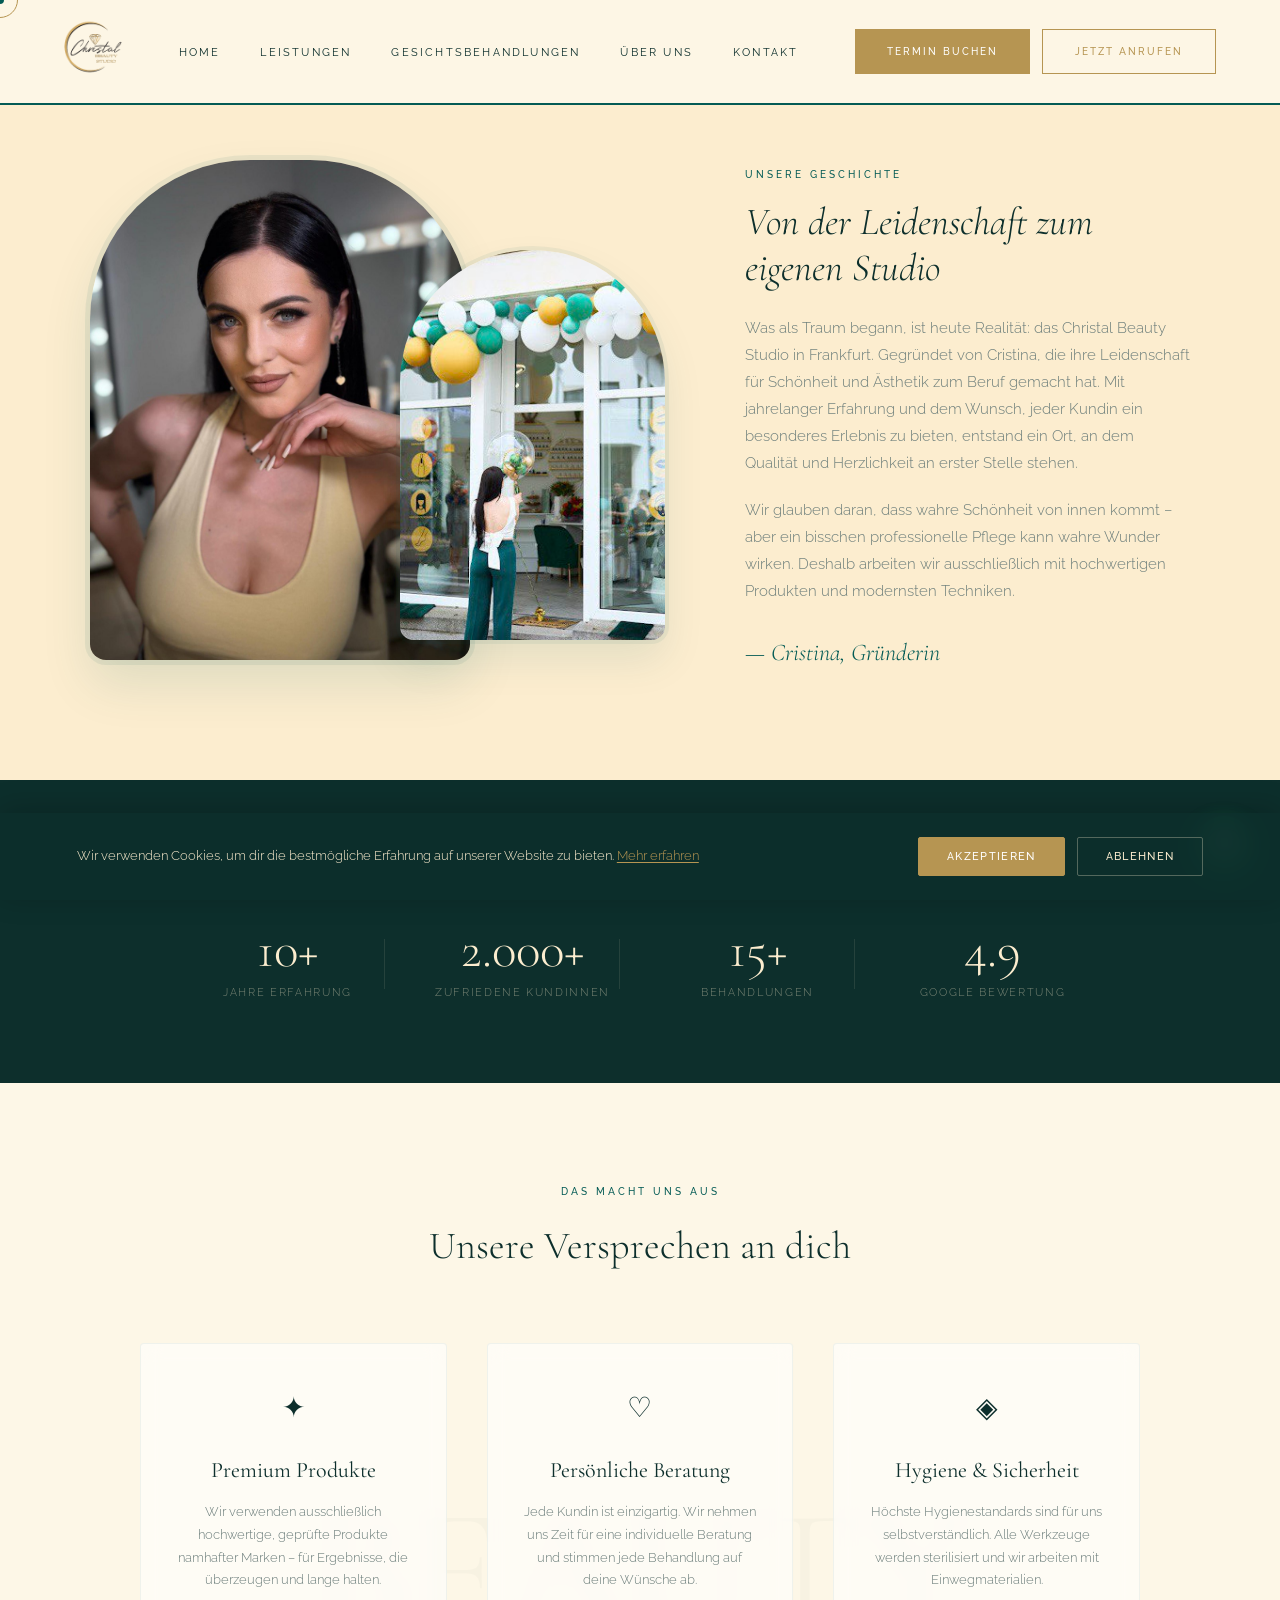
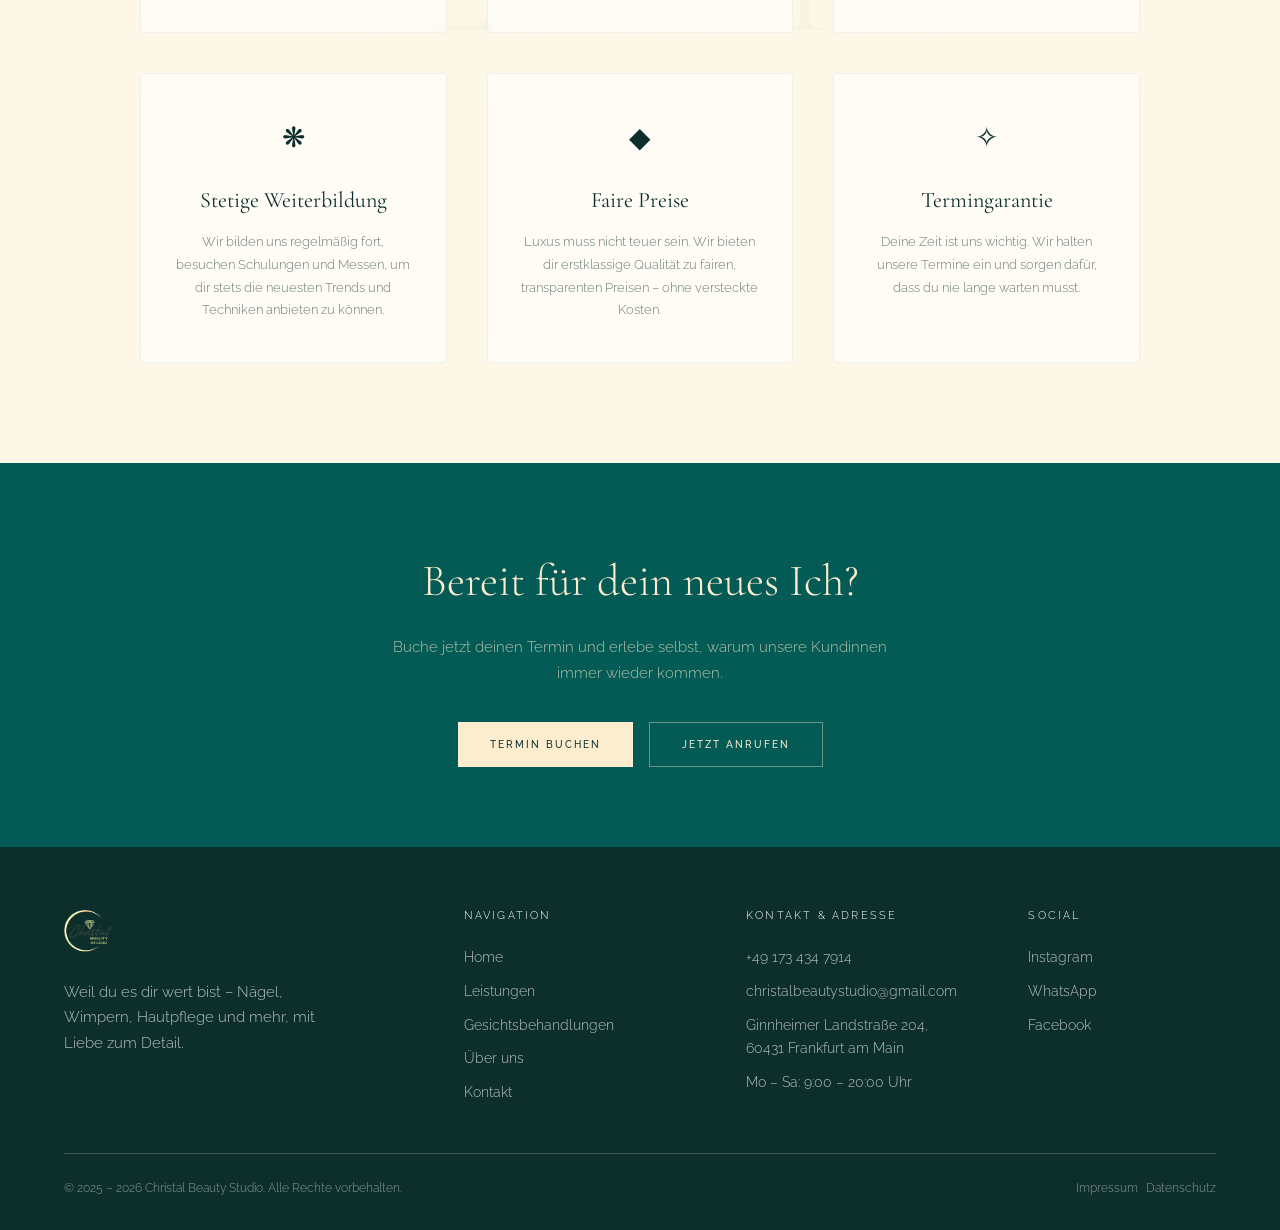
<file: about.html>
<!doctype html>
<html lang="de" dir="ltr">
  <head>
    <link
      rel="alternate"
      hreflang="de"
      href="https://christal-beauty.de/about.html"
    />
    <meta charset="UTF-8" />
    <meta name="viewport" content="width=device-width, initial-scale=1.0" />
    <title>
      Über uns – Christal Beauty Studio Frankfurt | Unser Team & Geschichte
    </title>
    <meta
      name="description"
      content="Lerne das Christal Beauty Studio in Frankfurt kennen: unser erfahrenes Team, unsere Geschichte und unsere Werte. 5+ Jahre Erfahrung, 2.000+ zufriedene Kundinnen. Jetzt Termin buchen!"
    />
    <meta
      name="keywords"
      content="Christal Beauty Studio Team, Kosmetikstudio Frankfurt, Beauty Studio Frankfurt Ginnheim, Cristina Ciobu, Nagelstudio Frankfurt Team"
    />
    <link rel="canonical" href="https://christal-beauty.de/about.html" />
    <!-- Open Graph -->
    <meta
      property="og:title"
      content="Über uns – Christal Beauty Studio Frankfurt"
    />
    <meta
      property="og:description"
      content="5+ Jahre Erfahrung, 2.000+ zufriedene Kundinnen. Lerne unser Team und unsere Geschichte kennen."
    />
    <meta property="og:type" content="website" />
    <meta property="og:url" content="https://christal-beauty.de/about.html" />
    <meta property="og:locale" content="de_DE" />
    <meta property="og:site_name" content="Christal Beauty Studio" />
    <meta
      property="og:image"
      content="https://christal-beauty.de/image/cristina.jpg"
    />
    <meta property="og:image:width" content="1200" />
    <meta property="og:image:height" content="630" />
    <!-- Twitter Card -->
    <meta name="twitter:card" content="summary_large_image" />
    <meta
      name="twitter:title"
      content="Über uns – Christal Beauty Studio Frankfurt"
    />
    <meta
      name="twitter:description"
      content="5+ Jahre Erfahrung, 2.000+ zufriedene Kundinnen. Lerne unser Team und unsere Geschichte kennen."
    />
    <meta
      name="twitter:image"
      content="https://christal-beauty.de/image/cristina.jpg"
    />
    <link rel="dns-prefetch" href="https://cdn.prod.website-files.com" />
    <link rel="preconnect" href="https://fonts.googleapis.com" />
    <link rel="preconnect" href="https://fonts.gstatic.com" crossorigin />
    <link
      href="https://fonts.googleapis.com/css2?family=Cormorant+Garamond:ital,wght@0,300;0,400;0,500;0,600;1,300;1,400;1,500&family=Raleway:wght@300;400;500;600&display=swap"
      rel="stylesheet"
    />
    <link rel="stylesheet" href="style.css" />
    <link rel="icon" type="image/png" href="image/logo.png" />
    <link rel="apple-touch-icon" href="image/logo.png" />
  </head>
  <body>
    <!-- CUSTOM CURSOR -->
    <div id="cursor"></div>
    <div id="cursorRing"></div>

    <!-- SCROLL PROGRESS -->
    <div class="scroll-progress" id="scrollProgress"></div>

    <!-- FLOATING WHATSAPP -->
    <a
      class="float-whatsapp"
      href="https://wa.me/+491734347914"
      target="_blank"
      rel="noopener noreferrer"
      title="WhatsApp"
    >
      💬
      <span class="float-whatsapp-tooltip">Termin per WhatsApp buchen!</span>
    </a>

    <!-- BACK TO TOP -->
    <a class="back-to-top" href="#top" id="backToTop">↑</a>

    <!-- MOBILE MENU -->
    <div class="mobile-menu" id="mobileMenu">
      <button class="mobile-close" onclick="closeMobileMenu()">✕</button>
      <a href="index.html" onclick="closeMobileMenu()">Home</a>
      <a href="services.html" onclick="closeMobileMenu()">Leistungen</a>
      <a href="gesichtsbehandlungen.html" onclick="closeMobileMenu()"
        >Gesichtsbehandlungen</a
      >
      <a href="about.html" onclick="closeMobileMenu()">Über uns</a>
      <a href="index.html#contact-us" onclick="closeMobileMenu()">Kontakt</a>
      <a
        href="tel:+491734347914"
        class="btn-primary"
        style="
          font-family: &quot;Raleway&quot;, sans-serif;
          font-size: 11px;
          letter-spacing: 0.15em;
        "
        >Jetzt anrufen</a
      >
    </div>

    <!-- NAV -->
    <nav id="navbar" aria-label="Hauptnavigation">
      <div class="nav-logo">
        <a href="index.html">
          <img src="image/logo.png" alt="Christal Beauty Studio" />
        </a>
      </div>
      <ul class="nav-links">
        <li><a href="index.html">Home</a></li>
        <li><a href="services.html">Leistungen</a></li>
        <li><a href="gesichtsbehandlungen.html">Gesichtsbehandlungen</a></li>
        <li><a href="about.html">Über uns</a></li>
        <li><a href="index.html#contact-us">Kontakt</a></li>
      </ul>
      <div class="nav-ctas">
        <a href="index.html#contact-us" class="btn-primary">Termin buchen</a>
        <a href="tel:+491734347914" class="btn-outline">Jetzt anrufen</a>
      </div>
      <div class="hamburger" onclick="openMobileMenu()">
        <span></span><span></span><span></span>
      </div>
    </nav>

    <main>
      <!-- UNSERE GESCHICHTE -->
      <section class="about-story">
        <div class="about-story-grid fade-up">
          <div class="about-story-images">
            <img
              class="about-story-img-main"
              src="./image/cristina.jpg"
              alt="Grunderin Cristina Ciobu"
            />
            <img
              class="about-story-img-accent"
              src="./image/salon-exterior.jpeg"
              alt="Studio Atmosphäre"
            />
          </div>
          <div class="about-story-text">
            <span class="section-label">Unsere Geschichte</span>
            <h1 class="about-story-title">
              Von der Leidenschaft zum eigenen Studio
            </h1>
            <p class="about-story-desc">
              Was als Traum begann, ist heute Realität: das Christal Beauty
              Studio in Frankfurt. Gegründet von Cristina, die ihre Leidenschaft
              für Schönheit und Ästhetik zum Beruf gemacht hat. Mit jahrelanger
              Erfahrung und dem Wunsch, jeder Kundin ein besonderes Erlebnis zu
              bieten, entstand ein Ort, an dem Qualität und Herzlichkeit an
              erster Stelle stehen.
            </p>
            <p class="about-story-desc">
              Wir glauben daran, dass wahre Schönheit von innen kommt – aber ein
              bisschen professionelle Pflege kann wahre Wunder wirken. Deshalb
              arbeiten wir ausschließlich mit hochwertigen Produkten und
              modernsten Techniken.
            </p>
            <div class="about-story-signature">— Cristina, Gründerin</div>
          </div>
        </div>
      </section>

      <!-- ZAHLEN & FAKTEN -->
      <section class="about-stats">
        <div class="about-stats-label fade-up">Christal Beauty in Zahlen</div>
        <div class="about-stats-grid fade-up">
          <div class="about-stat">
            <div class="about-stat-number">10+</div>
            <div class="about-stat-label">Jahre Erfahrung</div>
          </div>
          <div class="about-stat">
            <div class="about-stat-number">2.000+</div>
            <div class="about-stat-label">Zufriedene Kundinnen</div>
          </div>
          <div class="about-stat">
            <div class="about-stat-number">15+</div>
            <div class="about-stat-label">Behandlungen</div>
          </div>
          <div class="about-stat">
            <div class="about-stat-number">4.9</div>
            <div class="about-stat-label">Google Bewertung</div>
          </div>
        </div>
      </section>

      <!-- UNSERE WERTE -->
      <section class="about-values">
        <div class="about-values-header fade-up">
          <span class="section-label" style="justify-content: center"
            >Das macht uns aus</span
          >
          <h2 class="about-values-title">Unsere Versprechen an dich</h2>
        </div>
        <div class="about-values-grid fade-up">
          <div class="about-value-card">
            <span class="about-value-icon">✦</span>
            <h3 class="about-value-title">Premium Produkte</h3>
            <p class="about-value-desc">
              Wir verwenden ausschließlich hochwertige, geprüfte Produkte
              namhafter Marken – für Ergebnisse, die überzeugen und lange
              halten.
            </p>
          </div>
          <div class="about-value-card">
            <span class="about-value-icon">♡</span>
            <h3 class="about-value-title">Persönliche Beratung</h3>
            <p class="about-value-desc">
              Jede Kundin ist einzigartig. Wir nehmen uns Zeit für eine
              individuelle Beratung und stimmen jede Behandlung auf deine
              Wünsche ab.
            </p>
          </div>
          <div class="about-value-card">
            <span class="about-value-icon">◈</span>
            <h3 class="about-value-title">Hygiene & Sicherheit</h3>
            <p class="about-value-desc">
              Höchste Hygienestandards sind für uns selbstverständlich. Alle
              Werkzeuge werden sterilisiert und wir arbeiten mit
              Einwegmaterialien.
            </p>
          </div>
          <div class="about-value-card">
            <span class="about-value-icon">❋</span>
            <h3 class="about-value-title">Stetige Weiterbildung</h3>
            <p class="about-value-desc">
              Wir bilden uns regelmäßig fort, besuchen Schulungen und Messen, um
              dir stets die neuesten Trends und Techniken anbieten zu können.
            </p>
          </div>
          <div class="about-value-card">
            <span class="about-value-icon">◆</span>
            <h3 class="about-value-title">Faire Preise</h3>
            <p class="about-value-desc">
              Luxus muss nicht teuer sein. Wir bieten dir erstklassige Qualität
              zu fairen, transparenten Preisen – ohne versteckte Kosten.
            </p>
          </div>
          <div class="about-value-card">
            <span class="about-value-icon">✧</span>
            <h3 class="about-value-title">Termingarantie</h3>
            <p class="about-value-desc">
              Deine Zeit ist uns wichtig. Wir halten unsere Termine ein und
              sorgen dafür, dass du nie lange warten musst.
            </p>
          </div>
        </div>
      </section>

      <!-- TEAM -->
      <!-- <section class="team" id="team">
      <div class="team-header reveal">
        <div class="section-label" style="justify-content: center">
          Unser Team
        </div>
        <h2 class="section-title">
          Die Künstlerinnen <em>hinter deinem Look</em>
        </h2>
      </div>
      <div class="team-grid reveal">
        <div class="team-card">
          <div class="team-photo-wrap">
            <img
              class="team-photo"
              src="https://images.unsplash.com/photo-1580489944761-15a19d654956?w=400&h=530&q=80&fit=crop&crop=top"
              alt="Andreea"
            />
            <div class="team-social">
              <a href="#">in</a>
              <a href="#">ig</a>
            </div>
          </div>
          <div class="team-name">Andreea Ionescu</div>
          <div class="team-role">Hair Artist & Colorist</div>
        </div>
        <div class="team-card">
          <div class="team-photo-wrap">
            <img
              class="team-photo"
              src="https://images.unsplash.com/photo-1494790108377-be9c29b29330?w=400&h=530&q=80&fit=crop&crop=top"
              alt="Mihaela"
            />
            <div class="team-social">
              <a href="#">in</a>
              <a href="#">ig</a>
            </div>
          </div>
          <div class="team-name">Mihaela Popescu</div>
          <div class="team-role">Skin Care Specialist</div>
        </div>
        <div class="team-card">
          <div class="team-photo-wrap">
            <img
              class="team-photo"
              src="https://images.unsplash.com/photo-1524504388940-b1c1722653e1?w=400&h=530&q=80&fit=crop&crop=top"
              alt="Cristina"
            />
            <div class="team-social">
              <a href="#">in</a>
              <a href="#">ig</a>
            </div>
          </div>
          <div class="team-name">Cristina Radu</div>
          <div class="team-role">Makeup Artist</div>
        </div>
        <div class="team-card">
          <div class="team-photo-wrap">
            <img
              class="team-photo"
              src="https://images.unsplash.com/photo-1499952127939-9bbf5af6c51c?w=400&h=530&q=80&fit=crop&crop=top"
              alt="Diana"
            />
            <div class="team-social">
              <a href="#">in</a>
              <a href="#">ig</a>
            </div>
          </div>
          <div class="team-name">Diana Stancu</div>
          <div class="team-role">Nail & Lash Artist</div>
        </div>
      </div>
    </section> -->

      <!-- CTA -->
      <section class="about-cta">
        <h2 class="about-cta-title fade-up">Bereit für dein neues Ich?</h2>
        <p class="about-cta-desc fade-up">
          Buche jetzt deinen Termin und erlebe selbst, warum unsere Kundinnen
          immer wieder kommen.
        </p>
        <div class="fade-up">
          <a href="index.html#contact-us" class="btn-primary">Termin buchen</a>
          <a href="tel:+491734347914" class="btn-outline">Jetzt anrufen</a>
        </div>
      </section>
    </main>

    <!-- FOOTER -->
    <footer>
      <div class="footer-top">
        <div class="footer-brand">
          <img src="image/logo.png" alt="Christal Beauty Studio" />
          <p>
            Weil du es dir wert bist – Nägel, Wimpern, Hautpflege und mehr, mit
            Liebe zum Detail.
          </p>
        </div>
        <div>
          <div class="footer-col-title">Navigation</div>
          <ul class="footer-links">
            <li><a href="index.html">Home</a></li>
            <li><a href="services.html">Leistungen</a></li>
            <li>
              <a href="gesichtsbehandlungen.html">Gesichtsbehandlungen</a>
            </li>
            <li><a href="about.html">Über uns</a></li>
            <li><a href="index.html#contact-us">Kontakt</a></li>
          </ul>
        </div>
        <div>
          <div class="footer-col-title">Kontakt & Adresse</div>
          <ul class="footer-links">
            <li><a href="tel:+491734347914">+49 173 434 7914</a></li>
            <li>
              <a href="mailto:christalbeautystudio@gmail.com"
                >christalbeautystudio@gmail.com</a
              >
            </li>
            <li>
              <a
                href="https://share.google/r8ibfhrvOdUDfk6Mb"
                target="_blank"
                rel="noopener noreferrer"
                >Ginnheimer Landstraße 204, <br />60431 Frankfurt am Main</a
              >
            </li>
            <li>Mo – Sa: 9:00 – 20:00 Uhr</li>
          </ul>
        </div>
        <div>
          <div class="footer-col-title">Social</div>
          <ul class="footer-links">
            <li>
              <a
                href="https://www.instagram.com/christal.ffm/"
                target="_blank"
                rel="noopener noreferrer"
                >Instagram</a
              >
            </li>
            <li>
              <a
                href="https://wa.me/+491734347914"
                target="_blank"
                rel="noopener noreferrer"
                >WhatsApp</a
              >
            </li>
            <li>
              <a
                href="https://www.facebook.com/profile.php?id=61572803693409"
                target="_blank"
                rel="noopener noreferrer"
                >Facebook</a
              >
            </li>
          </ul>
        </div>
      </div>
      <div class="footer-bottom">
        <span class="footer-copy"
          >© 2025 – 2026 Christal Beauty Studio. Alle Rechte vorbehalten.</span
        >
        <span class="footer-legal">
          <a href="impressum.html">Impressum</a> ·
          <a href="datenschutz.html">Datenschutz</a>
        </span>
      </div>
    </footer>

    <script type="application/ld+json">
      {
        "@context": "https://schema.org",
        "@type": "BreadcrumbList",
        "itemListElement": [
          {
            "@type": "ListItem",
            "position": 1,
            "name": "Home",
            "item": "https://christal-beauty.de/"
          },
          {
            "@type": "ListItem",
            "position": 2,
            "name": "Über uns",
            "item": "https://christal-beauty.de/about.html"
          }
        ]
      }
    </script>
    <!-- COOKIE BANNER -->
    <div class="cookie-banner hidden" id="cookieBanner">
      <p class="cookie-text">
        Wir verwenden Cookies, um dir die bestmögliche Erfahrung auf unserer
        Website zu bieten. <a href="datenschutz.html">Mehr erfahren</a>
      </p>
      <div class="cookie-actions">
        <button class="cookie-btn cookie-btn-accept" id="cookieAccept">
          Akzeptieren
        </button>
        <button class="cookie-btn cookie-btn-reject" id="cookieReject">
          Ablehnen
        </button>
      </div>
    </div>

    <script src="script.js"></script>
  </body>
</html>
</file>
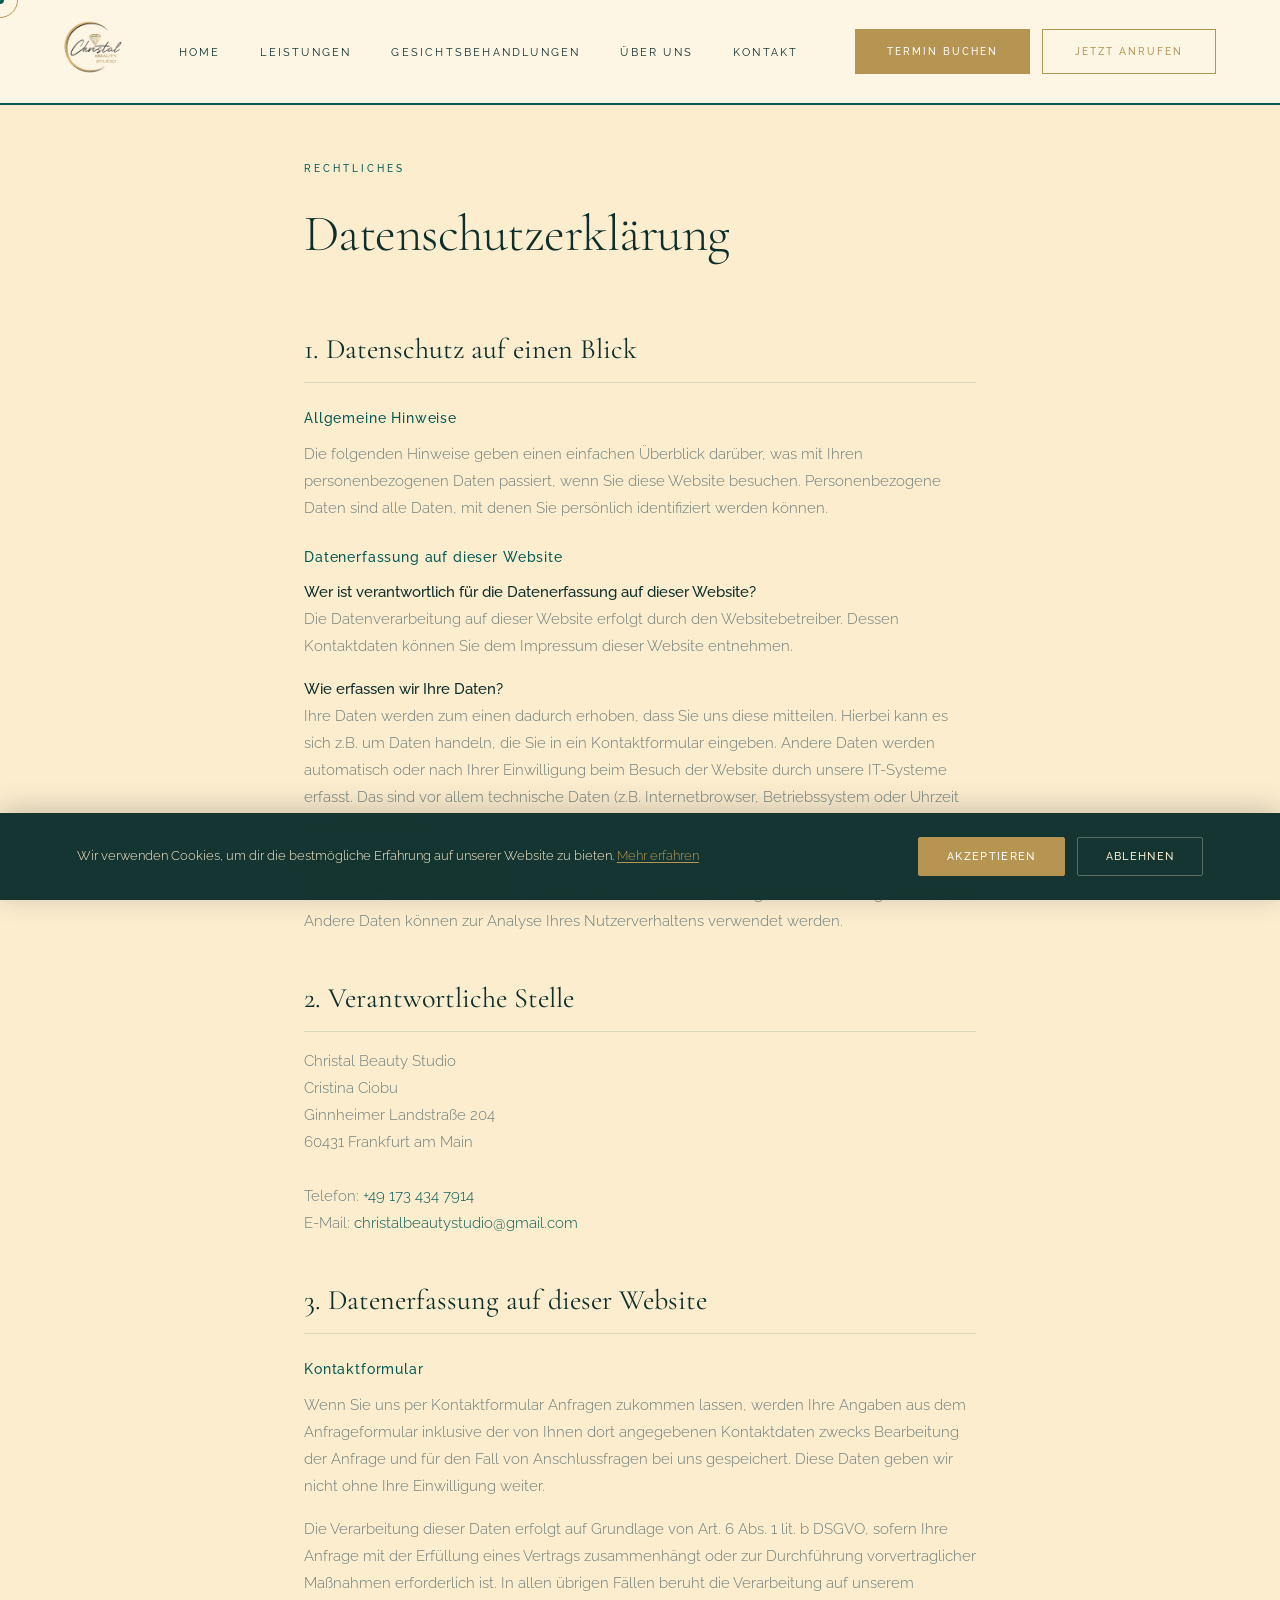
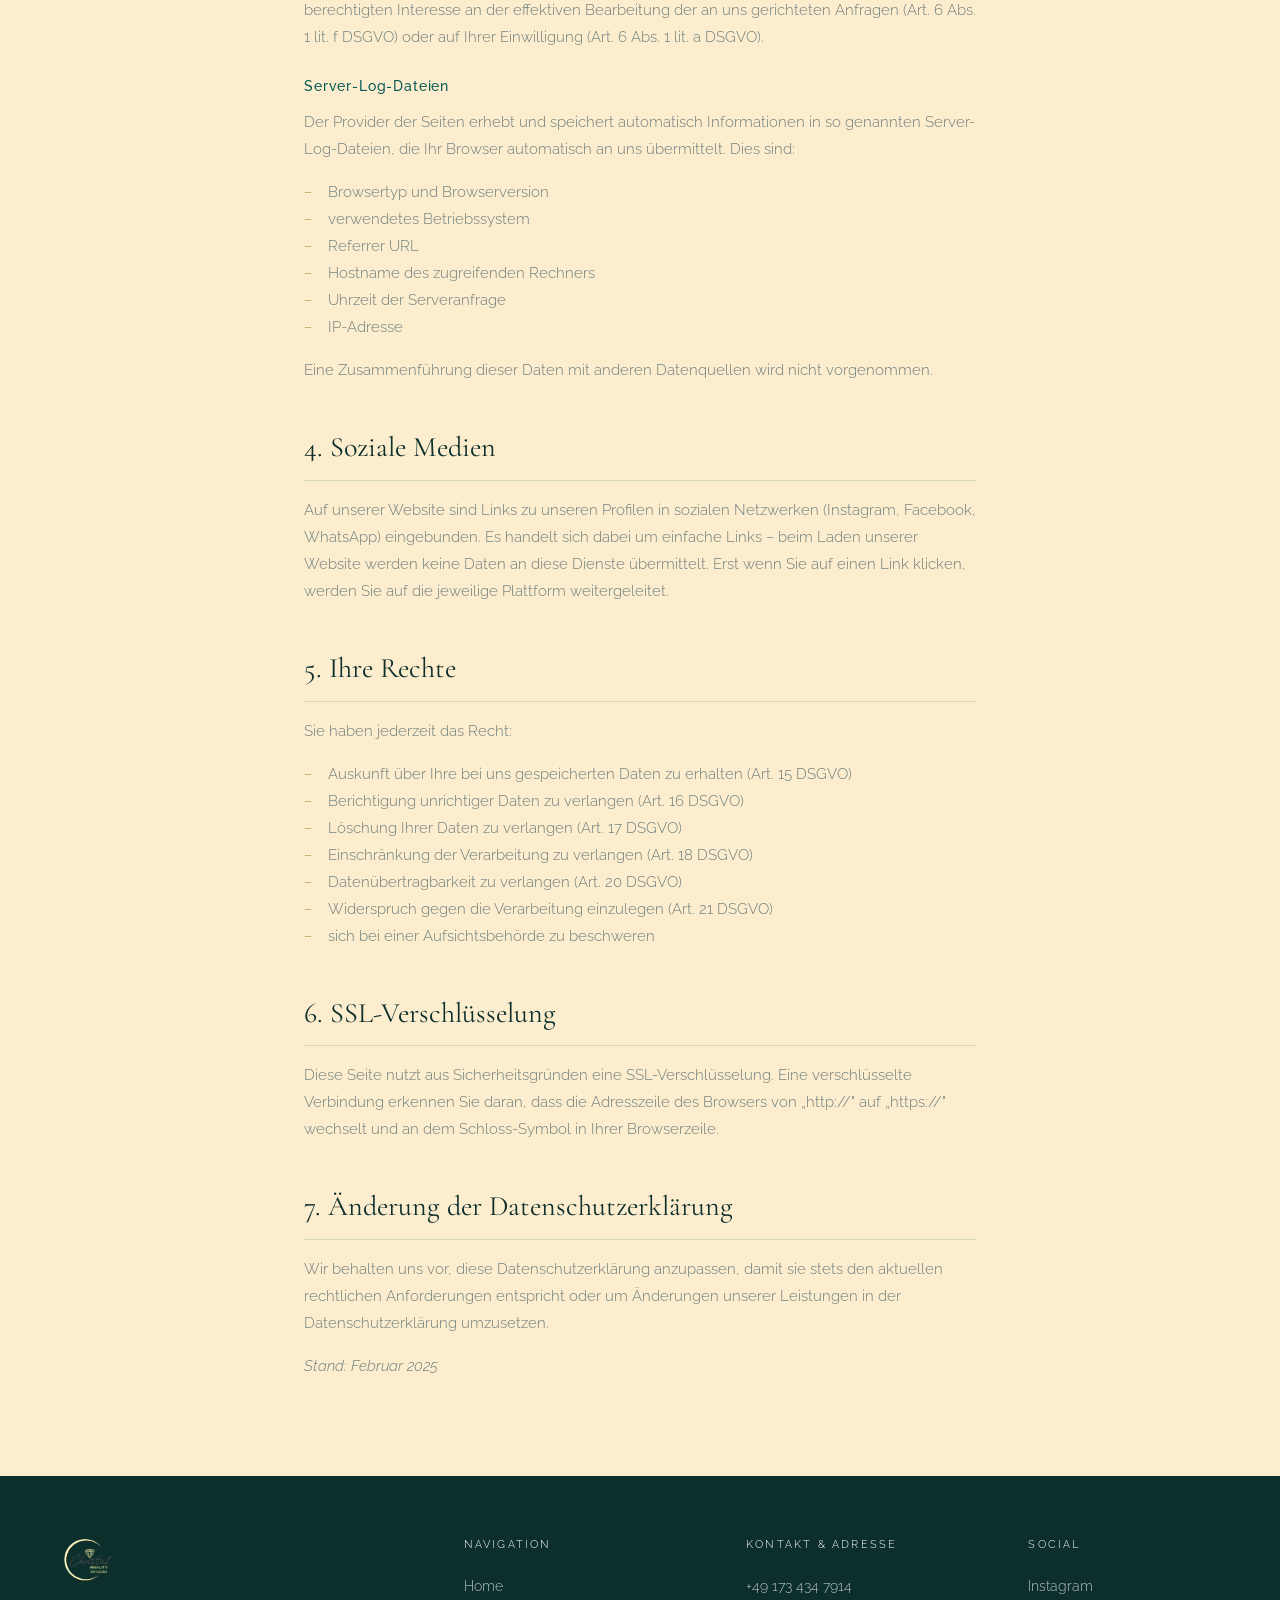
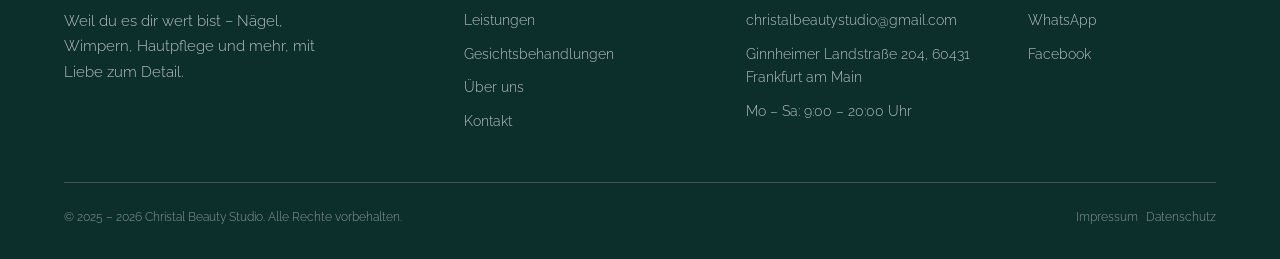
<file: datenschutz.html>
<!doctype html>
<html lang="de" dir="ltr">
  <head>
    <meta charset="UTF-8" />
    <meta name="viewport" content="width=device-width, initial-scale=1.0" />
    <title>Datenschutzerklärung – Christal Beauty Studio Frankfurt</title>
    <meta
      name="description"
      content="Datenschutzerklärung von Christal Beauty Studio Frankfurt – Informationen zur Datenverarbeitung gemäß DSGVO."
    />
    <link rel="canonical" href="https://christal-beauty.de/datenschutz.html" />
    <meta name="robots" content="noindex, follow" />
    <link rel="dns-prefetch" href="https://cdn.prod.website-files.com" />
    <link rel="preconnect" href="https://fonts.googleapis.com" />
    <link rel="preconnect" href="https://fonts.gstatic.com" crossorigin />
    <link
      href="https://fonts.googleapis.com/css2?family=Cormorant+Garamond:ital,wght@0,300;0,400;0,500;0,600;1,300;1,400;1,500&family=Raleway:wght@300;400;500;600&display=swap"
      rel="stylesheet"
    />
    <link rel="stylesheet" href="style.css" />
    <link rel="icon" type="image/png" href="image/logo.png" />
    <link rel="apple-touch-icon" href="image/logo.png" />
  </head>
  <body>
    <!-- CUSTOM CURSOR -->
    <div id="cursor"></div>
    <div id="cursorRing"></div>

    <!-- NAV -->
    <nav id="navbar" aria-label="Hauptnavigation">
      <div class="nav-logo">
        <img src="image/logo.png" alt="Christal Beauty Studio" />
      </div>
      <ul class="nav-links">
        <li><a href="index.html">Home</a></li>
        <li><a href="services.html">Leistungen</a></li>
        <li><a href="gesichtsbehandlungen.html">Gesichtsbehandlungen</a></li>
        <li><a href="about.html">Über uns</a></li>
        <li><a href="index.html#contact-us">Kontakt</a></li>
      </ul>
      <div class="nav-ctas">
        <a href="index.html#contact-us" class="btn-primary">Termin buchen</a>
        <a href="tel:+491734347914" class="btn-outline">Jetzt anrufen</a>
      </div>
      <div class="hamburger" onclick="openMobileMenu()">
        <span></span><span></span><span></span>
      </div>
    </nav>

    <!-- MOBILE MENU -->
    <div class="mobile-menu" id="mobileMenu">
      <button class="mobile-close" onclick="closeMobileMenu()">✕</button>
      <a href="index.html" onclick="closeMobileMenu()">Home</a>
      <a href="services.html" onclick="closeMobileMenu()">Leistungen</a>
      <a href="gesichtsbehandlungen.html" onclick="closeMobileMenu()"
        >Gesichtsbehandlungen</a
      >
      <a href="about.html" onclick="closeMobileMenu()">Über uns</a>
      <a href="index.html#contact-us" onclick="closeMobileMenu()">Kontakt</a>
    </div>

    <!-- CONTENT -->
    <section class="legal-page">
      <span class="section-label">Rechtliches</span>
      <h1 class="legal-title">Datenschutzerklärung</h1>

      <div class="legal-content">
        <h2>1. Datenschutz auf einen Blick</h2>
        <h3>Allgemeine Hinweise</h3>
        <p>
          Die folgenden Hinweise geben einen einfachen Überblick darüber, was
          mit Ihren personenbezogenen Daten passiert, wenn Sie diese Website
          besuchen. Personenbezogene Daten sind alle Daten, mit denen Sie
          persönlich identifiziert werden können.
        </p>

        <h3>Datenerfassung auf dieser Website</h3>
        <p>
          <strong
            >Wer ist verantwortlich für die Datenerfassung auf dieser
            Website?</strong
          ><br />
          Die Datenverarbeitung auf dieser Website erfolgt durch den
          Websitebetreiber. Dessen Kontaktdaten können Sie dem Impressum dieser
          Website entnehmen.
        </p>
        <p>
          <strong>Wie erfassen wir Ihre Daten?</strong><br />
          Ihre Daten werden zum einen dadurch erhoben, dass Sie uns diese
          mitteilen. Hierbei kann es sich z.B. um Daten handeln, die Sie in ein
          Kontaktformular eingeben. Andere Daten werden automatisch oder nach
          Ihrer Einwilligung beim Besuch der Website durch unsere IT-Systeme
          erfasst. Das sind vor allem technische Daten (z.B. Internetbrowser,
          Betriebssystem oder Uhrzeit des Seitenaufrufs).
        </p>
        <p>
          <strong>Wofür nutzen wir Ihre Daten?</strong><br />
          Ein Teil der Daten wird erhoben, um eine fehlerfreie Bereitstellung
          der Website zu gewährleisten. Andere Daten können zur Analyse Ihres
          Nutzerverhaltens verwendet werden.
        </p>

        <h2>2. Verantwortliche Stelle</h2>
        <p>
          Christal Beauty Studio<br />
          Cristina Ciobu<br />
          Ginnheimer Landstraße 204<br />
          60431 Frankfurt am Main<br /><br />
          Telefon: <a href="tel:+491734347914">+49 173 434 7914</a><br />
          E-Mail:
          <a href="mailto:christalbeautystudio@gmail.com"
            >christalbeautystudio@gmail.com</a
          >
        </p>

        <h2>3. Datenerfassung auf dieser Website</h2>
        <h3>Kontaktformular</h3>
        <p>
          Wenn Sie uns per Kontaktformular Anfragen zukommen lassen, werden Ihre
          Angaben aus dem Anfrageformular inklusive der von Ihnen dort
          angegebenen Kontaktdaten zwecks Bearbeitung der Anfrage und für den
          Fall von Anschlussfragen bei uns gespeichert. Diese Daten geben wir
          nicht ohne Ihre Einwilligung weiter.
        </p>
        <p>
          Die Verarbeitung dieser Daten erfolgt auf Grundlage von Art. 6 Abs. 1
          lit. b DSGVO, sofern Ihre Anfrage mit der Erfüllung eines Vertrags
          zusammenhängt oder zur Durchführung vorvertraglicher Maßnahmen
          erforderlich ist. In allen übrigen Fällen beruht die Verarbeitung auf
          unserem berechtigten Interesse an der effektiven Bearbeitung der an
          uns gerichteten Anfragen (Art. 6 Abs. 1 lit. f DSGVO) oder auf Ihrer
          Einwilligung (Art. 6 Abs. 1 lit. a DSGVO).
        </p>

        <h3>Server-Log-Dateien</h3>
        <p>
          Der Provider der Seiten erhebt und speichert automatisch Informationen
          in so genannten Server-Log-Dateien, die Ihr Browser automatisch an uns
          übermittelt. Dies sind:
        </p>
        <ul>
          <li>Browsertyp und Browserversion</li>
          <li>verwendetes Betriebssystem</li>
          <li>Referrer URL</li>
          <li>Hostname des zugreifenden Rechners</li>
          <li>Uhrzeit der Serveranfrage</li>
          <li>IP-Adresse</li>
        </ul>
        <p>
          Eine Zusammenführung dieser Daten mit anderen Datenquellen wird nicht
          vorgenommen.
        </p>

        <h2>4. Soziale Medien</h2>
        <p>
          Auf unserer Website sind Links zu unseren Profilen in sozialen
          Netzwerken (Instagram, Facebook, WhatsApp) eingebunden. Es handelt
          sich dabei um einfache Links – beim Laden unserer Website werden keine
          Daten an diese Dienste übermittelt. Erst wenn Sie auf einen Link
          klicken, werden Sie auf die jeweilige Plattform weitergeleitet.
        </p>

        <h2>5. Ihre Rechte</h2>
        <p>Sie haben jederzeit das Recht:</p>
        <ul>
          <li>
            Auskunft über Ihre bei uns gespeicherten Daten zu erhalten (Art. 15
            DSGVO)
          </li>
          <li>Berichtigung unrichtiger Daten zu verlangen (Art. 16 DSGVO)</li>
          <li>Löschung Ihrer Daten zu verlangen (Art. 17 DSGVO)</li>
          <li>Einschränkung der Verarbeitung zu verlangen (Art. 18 DSGVO)</li>
          <li>Datenübertragbarkeit zu verlangen (Art. 20 DSGVO)</li>
          <li>Widerspruch gegen die Verarbeitung einzulegen (Art. 21 DSGVO)</li>
          <li>sich bei einer Aufsichtsbehörde zu beschweren</li>
        </ul>

        <h2>6. SSL-Verschlüsselung</h2>
        <p>
          Diese Seite nutzt aus Sicherheitsgründen eine SSL-Verschlüsselung.
          Eine verschlüsselte Verbindung erkennen Sie daran, dass die
          Adresszeile des Browsers von „http://" auf „https://" wechselt und an
          dem Schloss-Symbol in Ihrer Browserzeile.
        </p>

        <h2>7. Änderung der Datenschutzerklärung</h2>
        <p>
          Wir behalten uns vor, diese Datenschutzerklärung anzupassen, damit sie
          stets den aktuellen rechtlichen Anforderungen entspricht oder um
          Änderungen unserer Leistungen in der Datenschutzerklärung umzusetzen.
        </p>
        <p><em>Stand: Februar 2025</em></p>
      </div>
    </section>

    <!-- FOOTER -->
    <footer>
      <div class="footer-top">
        <div class="footer-brand">
          <img src="image/logo.png" alt="Christal Beauty Studio" />
          <p>
            Weil du es dir wert bist – Nägel, Wimpern, Hautpflege und mehr, mit
            Liebe zum Detail.
          </p>
        </div>
        <div>
          <div class="footer-col-title">Navigation</div>
          <ul class="footer-links">
            <li><a href="index.html">Home</a></li>
            <li><a href="services.html">Leistungen</a></li>
            <li>
              <a href="gesichtsbehandlungen.html">Gesichtsbehandlungen</a>
            </li>
            <li><a href="about.html">Über uns</a></li>
            <li><a href="index.html#contact-us">Kontakt</a></li>
          </ul>
        </div>
        <div>
          <div class="footer-col-title">Kontakt & Adresse</div>
          <ul class="footer-links">
            <li><a href="tel:+491734347914">+49 173 434 7914</a></li>
            <li>
              <a href="mailto:christalbeautystudio@gmail.com"
                >christalbeautystudio@gmail.com</a
              >
            </li>
            <li>
              <a
                href="https://share.google/r8ibfhrvOdUDfk6Mb"
                target="_blank"
                rel="noopener noreferrer"
                >Ginnheimer Landstraße 204, 60431 Frankfurt am Main</a
              >
            </li>
            <li>Mo – Sa: 9:00 – 20:00 Uhr</li>
          </ul>
        </div>
        <div>
          <div class="footer-col-title">Social</div>
          <ul class="footer-links">
            <li>
              <a
                href="https://www.instagram.com/christal.ffm/"
                target="_blank"
                rel="noopener noreferrer"
                >Instagram</a
              >
            </li>
            <li>
              <a
                href="https://wa.me/+491734347914"
                target="_blank"
                rel="noopener noreferrer"
                >WhatsApp</a
              >
            </li>
            <li>
              <a
                href="https://www.facebook.com/profile.php?id=61572803693409"
                target="_blank"
                rel="noopener noreferrer"
                >Facebook</a
              >
            </li>
          </ul>
        </div>
      </div>
      <div class="footer-bottom">
        <span class="footer-copy"
          >© 2025 – 2026 Christal Beauty Studio. Alle Rechte vorbehalten.</span
        >
        <span class="footer-legal">
          <a href="impressum.html">Impressum</a> ·
          <a href="datenschutz.html">Datenschutz</a>
        </span>
      </div>
    </footer>

    <!-- COOKIE BANNER -->
    <div class="cookie-banner hidden" id="cookieBanner">
      <p class="cookie-text">
        Wir verwenden Cookies, um dir die bestmögliche Erfahrung auf unserer
        Website zu bieten. <a href="datenschutz.html">Mehr erfahren</a>
      </p>
      <div class="cookie-actions">
        <button class="cookie-btn cookie-btn-accept" id="cookieAccept">
          Akzeptieren
        </button>
        <button class="cookie-btn cookie-btn-reject" id="cookieReject">
          Ablehnen
        </button>
      </div>
    </div>

    <script src="script.js"></script>
  </body>
</html>
</file>
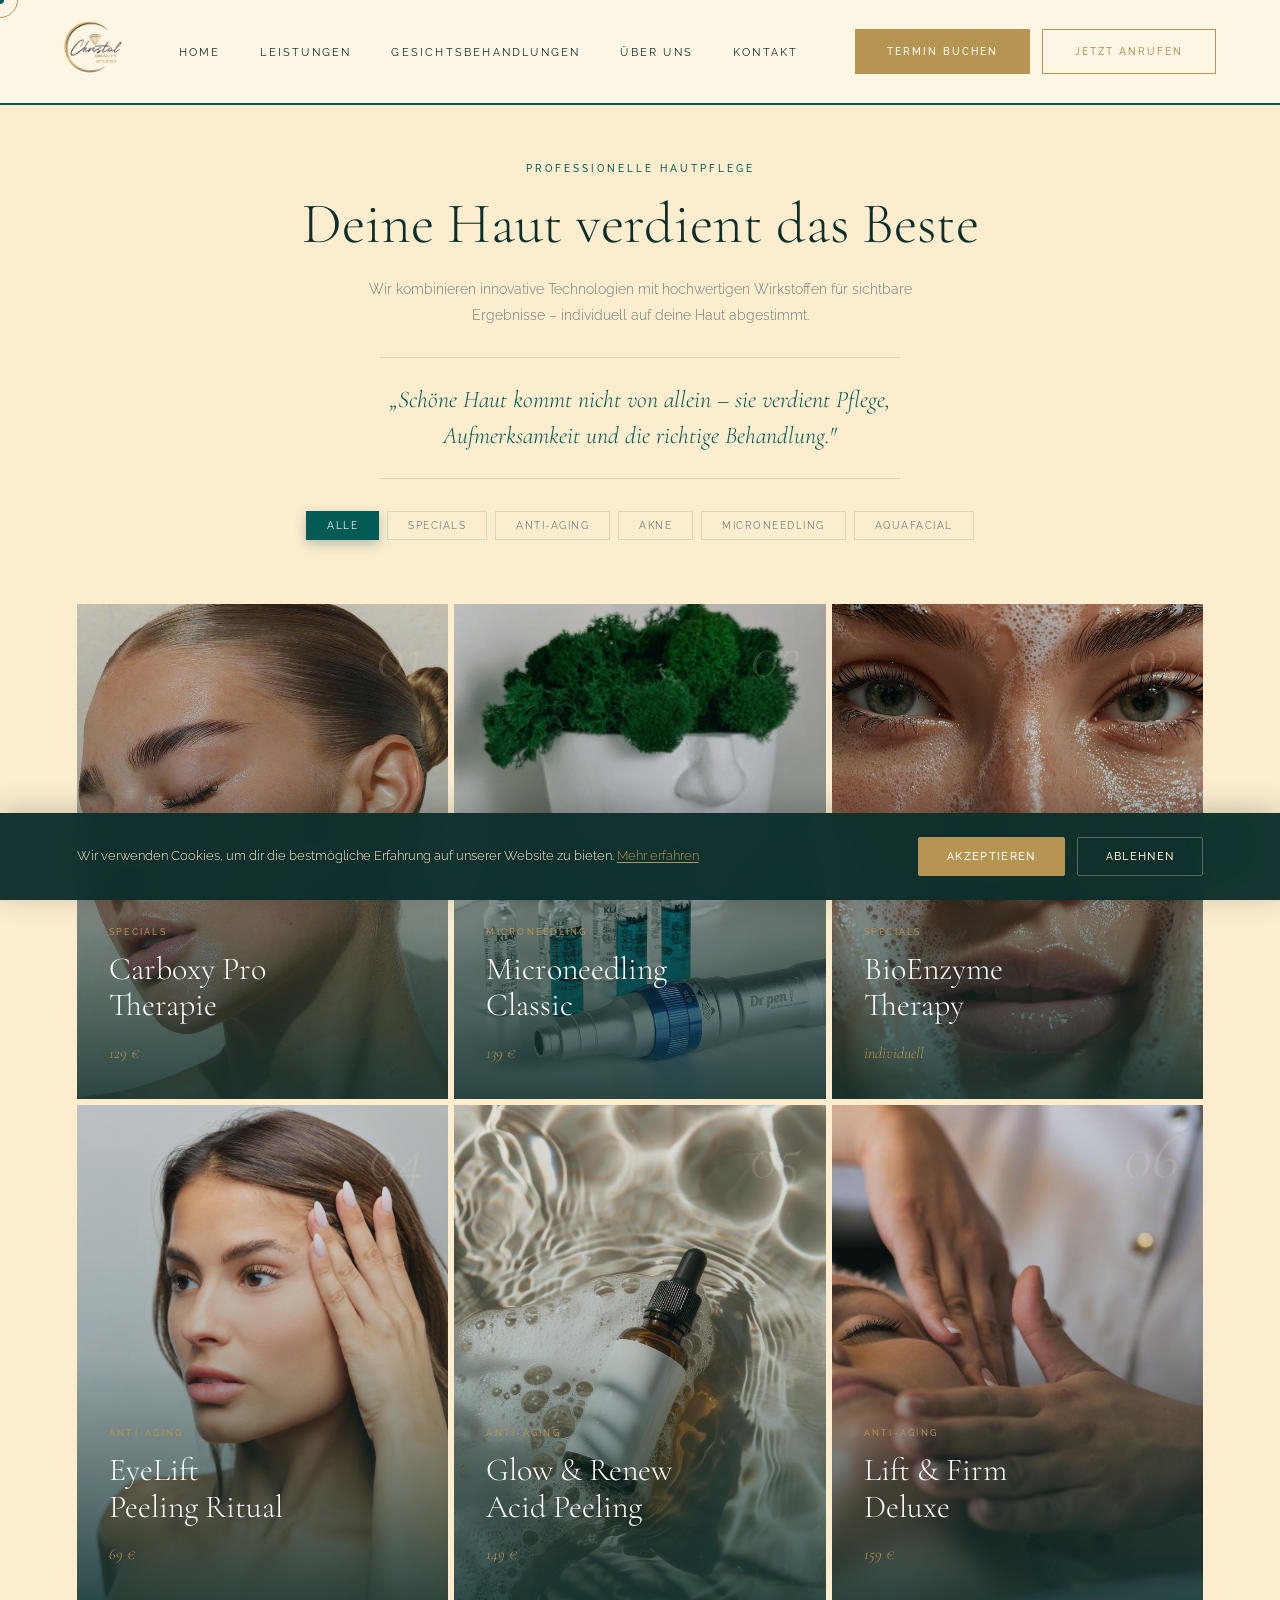
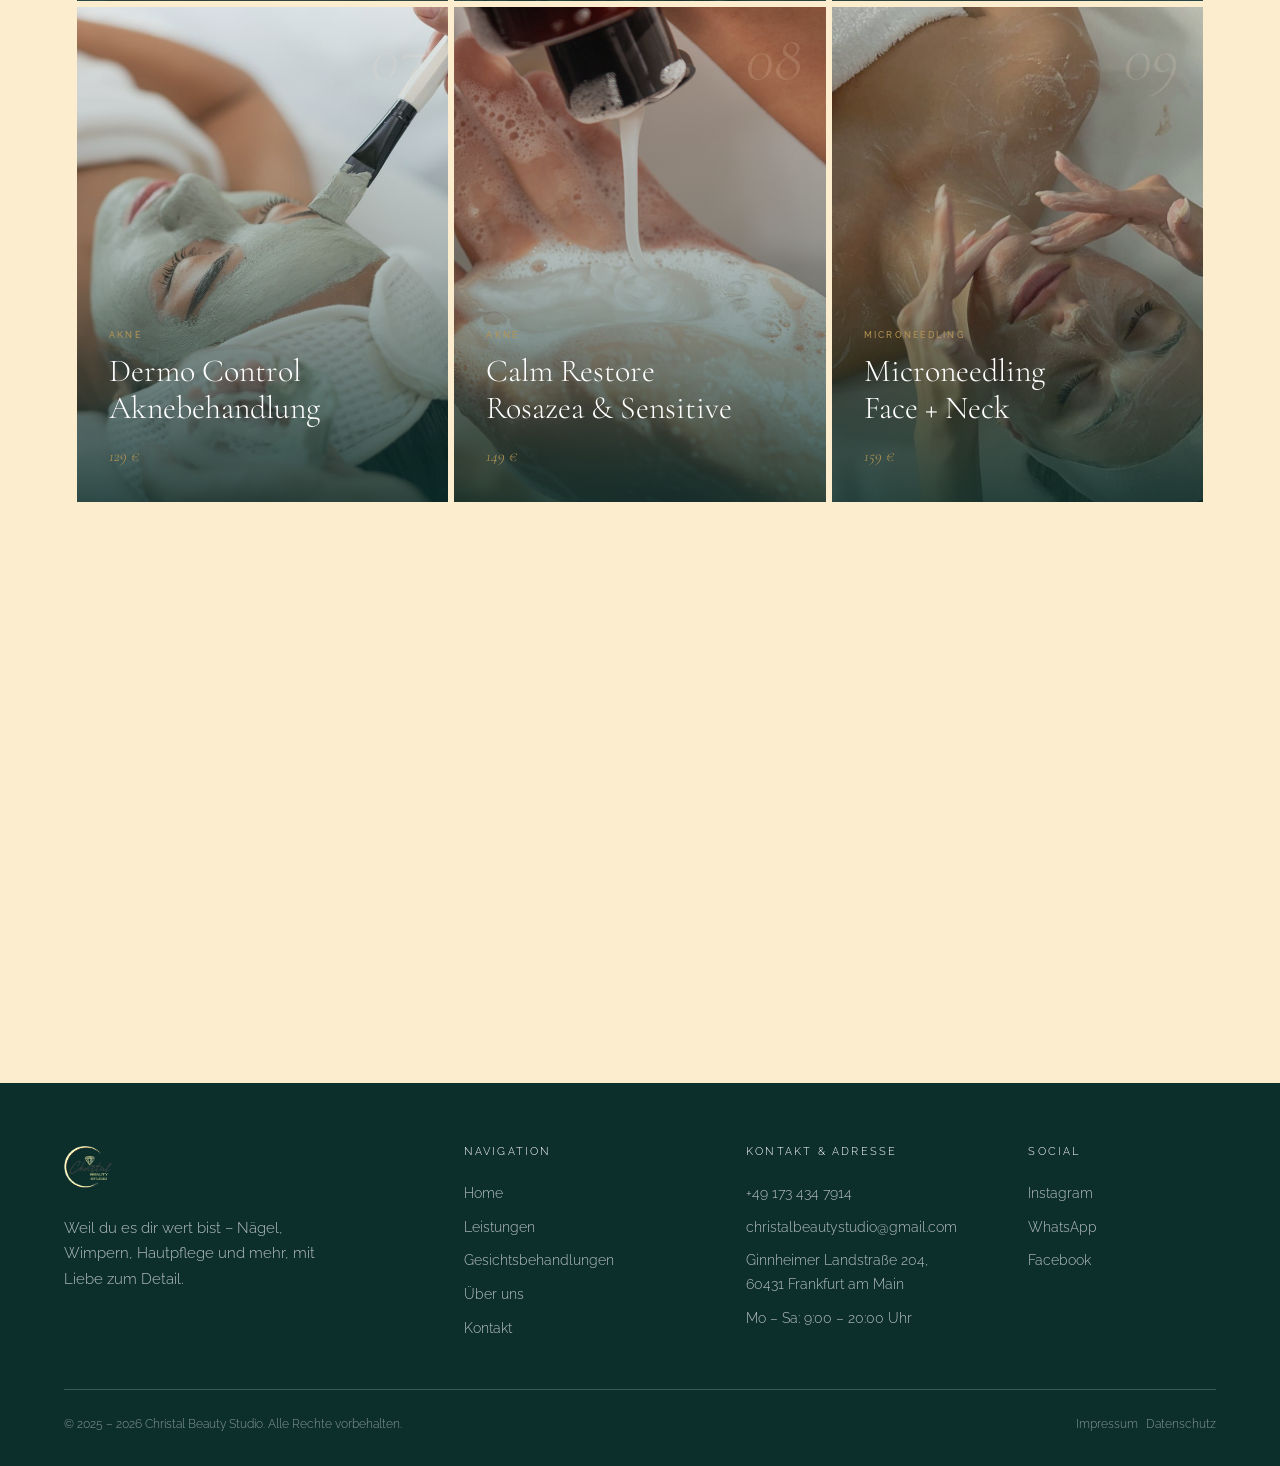
<file: gesichtsbehandlungen.html>
<!doctype html>
<html lang="de" dir="ltr">
  <head>
    <link rel="alternate" hreflang="de" href="https://christal-beauty.de/gesichtsbehandlungen.html" />
    <meta charset="UTF-8" />
    <meta name="viewport" content="width=device-width, initial-scale=1.0" />
    <title>Gesichtsbehandlungen Frankfurt – Microneedling, AquaFacial & Anti-Aging | Christal Beauty Studio</title>
    <meta name="description" content="Professionelle Gesichtsbehandlungen in Frankfurt: Microneedling, AquaFacial, Carboxy Therapie, Fruchtsäure-Peeling & Anti-Aging. Individuelle Hautpflege ab 69 €. Jetzt Termin buchen!" />
    <meta name="keywords" content="Gesichtsbehandlung Frankfurt, Microneedling Frankfurt, AquaFacial Frankfurt, Anti-Aging Frankfurt, Aknebehandlung Frankfurt, Fruchtsäure Peeling Frankfurt, Hautpflege Frankfurt" />
    <link rel="canonical" href="https://christal-beauty.de/gesichtsbehandlungen.html" />
    <!-- Open Graph -->
    <meta property="og:title" content="Gesichtsbehandlungen – Microneedling, AquaFacial & Anti-Aging | Christal Beauty Studio Frankfurt" />
    <meta property="og:description" content="Microneedling, AquaFacial, Carboxy Therapie & Anti-Aging Behandlungen in Frankfurt. Professionelle Hautpflege individuell auf deine Haut abgestimmt." />
    <meta property="og:type" content="website" />
    <meta property="og:url" content="https://christal-beauty.de/gesichtsbehandlungen.html" />
    <meta property="og:locale" content="de_DE" />
    <meta property="og:site_name" content="Christal Beauty Studio" />
    <meta property="og:image" content="https://christal-beauty.de/image/gesichtsbehandlung.avif" />
    <meta property="og:image:width" content="1200" />
    <meta property="og:image:height" content="630" />
    <!-- Twitter Card -->
    <meta name="twitter:card" content="summary_large_image" />
    <meta name="twitter:title" content="Gesichtsbehandlungen – Microneedling, AquaFacial & Anti-Aging | Christal Beauty Studio" />
    <meta name="twitter:description" content="Microneedling, AquaFacial, Carboxy Therapie & Anti-Aging Behandlungen in Frankfurt. Professionelle Hautpflege individuell auf deine Haut abgestimmt." />
    <meta name="twitter:image" content="https://christal-beauty.de/image/gesichtsbehandlung.avif" />
    <link rel="dns-prefetch" href="https://cdn.prod.website-files.com" />
    <link rel="preconnect" href="https://fonts.googleapis.com" />
    <link rel="preconnect" href="https://fonts.gstatic.com" crossorigin />
    <link
      href="https://fonts.googleapis.com/css2?family=Cormorant+Garamond:ital,wght@0,300;0,400;0,500;0,600;1,300;1,400;1,500&family=Raleway:wght@300;400;500;600&display=swap"
      rel="stylesheet"
    />
    <link rel="stylesheet" href="style.css" />
    <link rel="icon" type="image/png" href="image/logo.png" />
    <link rel="apple-touch-icon" href="image/logo.png" />
  </head>
  <body>
    <!-- CUSTOM CURSOR -->
    <div id="cursor"></div>
    <div id="cursorRing"></div>

    <!-- SCROLL PROGRESS -->
    <div class="scroll-progress" id="scrollProgress"></div>

    <!-- FLOATING WHATSAPP -->
    <a
      class="float-whatsapp"
      href="https://wa.me/+491734347914"
      target="_blank"
      rel="noopener noreferrer"
      title="WhatsApp"
    >
      💬
      <span class="float-whatsapp-tooltip">Termin per WhatsApp buchen!</span>
    </a>

    <!-- BACK TO TOP -->
    <a class="back-to-top" href="#top" id="backToTop">↑</a>

    <!-- MOBILE MENU -->
    <div class="mobile-menu" id="mobileMenu">
      <button class="mobile-close" onclick="closeMobileMenu()">✕</button>
      <a href="index.html" onclick="closeMobileMenu()">Home</a>
      <a href="services.html" onclick="closeMobileMenu()">Leistungen</a>
      <a href="gesichtsbehandlungen.html" onclick="closeMobileMenu()"
        >Gesichtsbehandlungen</a
      >
      <a href="about.html" onclick="closeMobileMenu()">Über uns</a>
      <a href="index.html#contact-us" onclick="closeMobileMenu()">Kontakt</a>
      <a
        href="tel:+491734347914"
        class="btn-primary"
        style="
          font-family: &quot;Raleway&quot;, sans-serif;
          font-size: 11px;
          letter-spacing: 0.15em;
        "
        >Jetzt anrufen</a
      >
    </div>

    <!-- NAV -->
    <nav id="navbar" aria-label="Hauptnavigation">
      <div class="nav-logo">
        <a href="index.html">
          <img
            src="image/logo.png"
            alt="Christal Beauty Studio"
          />
        </a>
      </div>
      <ul class="nav-links">
        <li><a href="index.html">Home</a></li>
        <li><a href="services.html">Leistungen</a></li>
        <li><a href="gesichtsbehandlungen.html">Gesichtsbehandlungen</a></li>
        <li><a href="about.html">Über uns</a></li>
        <li><a href="index.html#contact-us">Kontakt</a></li>
      </ul>
      <div class="nav-ctas">
        <a href="index.html#contact-us" class="btn-primary">Termin buchen</a>
        <a href="tel:+491734347914" class="btn-outline">Jetzt anrufen</a>
      </div>
      <div class="hamburger" onclick="openMobileMenu()">
        <span></span><span></span><span></span>
      </div>
    </nav>

    <main>
    <!-- SKIN CLINIC -->
    <section class="hot-section" id="top" style="padding-top: 160px">
      <div class="skin-page-hero fade-up">
        <span class="section-label">Professionelle Hautpflege</span>
        <h1 class="skin-page-title">Deine Haut verdient das Beste</h1>
        <p class="skin-page-subtitle">
          Wir kombinieren innovative Technologien mit hochwertigen Wirkstoffen
          für sichtbare Ergebnisse – individuell auf deine Haut abgestimmt.
        </p>
        <blockquote class="skin-page-quote">
          „Schöne Haut kommt nicht von allein – sie verdient Pflege,
          Aufmerksamkeit und die richtige Behandlung."
        </blockquote>
        <div class="skin-tabs" style="justify-content: center">
          <button class="skin-tab active" onclick="filterSkin('all', this)">
            Alle
          </button>
          <button class="skin-tab" onclick="filterSkin('specials', this)">
            Specials
          </button>
          <button class="skin-tab" onclick="filterSkin('antiaging', this)">
            Anti-Aging
          </button>
          <button class="skin-tab" onclick="filterSkin('akne', this)">
            Akne
          </button>
          <button class="skin-tab" onclick="filterSkin('microneedling', this)">
            Microneedling
          </button>
          <button class="skin-tab" onclick="filterSkin('aqua', this)">
            Aquafacial
          </button>
        </div>
      </div>
      <div class="hot-grid" id="skinGrid">
        <!-- 01 Carboxy Pro Therapie -->
        <div class="flip-card skin-card fade-up" data-cat="specials">
          <div class="flip-card-inner">
            <div class="flip-card-front hot-card">
              <img
                class="hot-img"
                src="./image/carboxy-pro-therapy.jpg"
                alt="Carboxy"
              />
              <div class="hot-overlay"></div>
              <span class="hot-number">01</span>
              <div class="hot-content">
                <span class="hot-label">SPECIALS</span>
                <h3 class="hot-name">Carboxy Pro<br />Therapie</h3>
                <span class="hot-price">129 €</span>
              </div>
            </div>
            <div class="flip-card-back">
              <span class="flip-back-label">SPECIALS</span>
              <h3 class="flip-back-title">Carboxy Pro Therapie</h3>
              <p class="flip-back-desc">
                CO2-Therapie, die die Sauerstoffversorgung der Haut anregt.
                Fördert die Durchblutung, strafft das Gewebe und sorgt für einen
                sichtbar frischeren, ebenmäßigeren Teint.
              </p>
              <ul class="flip-back-details">
                <li>Dauer: ca. 60 Min.</li>
                <li>Tiefenwirksame Sauerstoff-Infusion</li>
                <li>Kollagenaufbau & Straffung</li>
                <li>Sofort sichtbarer Glow-Effekt</li>
              </ul>
              <div class="flip-back-price">129 €</div>
              <a href="index.html#contact-us" class="flip-back-btn"
                >Termin buchen</a
              >
            </div>
          </div>
        </div>

        <!-- 02 Microneedling Classic -->
        <div
          class="flip-card skin-card fade-up"
          data-cat="specials microneedling"
          style="transition-delay: 0.1s"
        >
          <div class="flip-card-inner">
            <div class="flip-card-front hot-card">
              <img
                class="hot-img"
                src="./image/microneeling.jpg"
                alt="Microneedling"
              />
              <div class="hot-overlay"></div>
              <span class="hot-number">02</span>
              <div class="hot-content">
                <span class="hot-label">MICRONEEDLING</span>
                <h3 class="hot-name">Microneedling<br />Classic</h3>
                <span class="hot-price">139 €</span>
              </div>
            </div>
            <div class="flip-card-back">
              <span class="flip-back-label">MICRONEEDLING</span>
              <h3 class="flip-back-title">Microneedling – Classic</h3>
              <p class="flip-back-desc">
                Feine Mikronadeln erzeugen kontrollierte Mikroverletzungen, die
                die natürliche Hauterneuerung aktivieren. Wirkstoffe werden tief
                eingeschleust für maximale Wirkung.
              </p>
              <ul class="flip-back-details">
                <li>Dauer: ca. 75 Min.</li>
                <li>Stimuliert Kollagen & Elastin</li>
                <li>Verfeinert Poren & Narben</li>
                <li>Inkl. Wirkstoff-Serum</li>
              </ul>
              <div class="flip-back-price">139 €</div>
              <a href="index.html#contact-us" class="flip-back-btn"
                >Termin buchen</a
              >
            </div>
          </div>
        </div>

        <!-- 03 BioEnzyme Therapy -->
        <div
          class="flip-card skin-card fade-up"
          data-cat="specials"
          style="transition-delay: 0.2s"
        >
          <div class="flip-card-inner">
            <div class="flip-card-front hot-card">
              <img class="hot-img" src="./image/peeling.jpg" alt="BioEnzyme" />
              <div class="hot-overlay"></div>
              <span class="hot-number">03</span>
              <div class="hot-content">
                <span class="hot-label">SPECIALS</span>
                <h3 class="hot-name">BioEnzyme<br />Therapy</h3>
                <span class="hot-price">individuell</span>
              </div>
            </div>
            <div class="flip-card-back">
              <span class="flip-back-label">SPECIALS</span>
              <h3 class="flip-back-title">BioEnzyme Therapy</h3>
              <p class="flip-back-desc">
                Enzymatische Intensivpflege, die abgestorbene Hautzellen sanft
                löst und die Haut von innen heraus entgiftet. Ideal für müde,
                gestresste Haut.
              </p>
              <ul class="flip-back-details">
                <li>Dauer: ca. 60–90 Min.</li>
                <li>Enzymatisches Tiefenpeeling</li>
                <li>Detox & Regeneration</li>
                <li>Individuell auf deinen Hauttyp abgestimmt</li>
              </ul>
              <div class="flip-back-price">individuell</div>
              <a href="index.html#contact-us" class="flip-back-btn"
                >Termin buchen</a
              >
            </div>
          </div>
        </div>

        <!-- 04 EyeLift Peeling Ritual -->
        <div class="flip-card skin-card fade-up" data-cat="antiaging">
          <div class="flip-card-inner">
            <div class="flip-card-front hot-card">
              <img
                class="hot-img"
                src="./image/eyelifting.webp"
                alt="EyeLift"
              />
              <div class="hot-overlay"></div>
              <span class="hot-number">04</span>
              <div class="hot-content">
                <span class="hot-label">ANTI-AGING</span>
                <h3 class="hot-name">EyeLift<br />Peeling Ritual</h3>
                <span class="hot-price">69 €</span>
              </div>
            </div>
            <div class="flip-card-back">
              <span class="flip-back-label">ANTI-AGING</span>
              <h3 class="flip-back-title">EyeLift Peeling Ritual</h3>
              <p class="flip-back-desc">
                Gezielte Pflege für die empfindliche Augenpartie. Reduziert
                Schwellungen, mildert dunkle Augenringe und glättet feine Linien
                rund ums Auge.
              </p>
              <ul class="flip-back-details">
                <li>Dauer: ca. 30 Min.</li>
                <li>Sanftes Augen-Peeling</li>
                <li>Abschwellende Wirkung</li>
                <li>Sichtbar wachere Augenpartie</li>
              </ul>
              <div class="flip-back-price">69 €</div>
              <a href="index.html#contact-us" class="flip-back-btn"
                >Termin buchen</a
              >
            </div>
          </div>
        </div>

        <!-- 05 Glow & Renew Acid Peeling -->
        <div
          class="flip-card skin-card fade-up"
          data-cat="antiaging"
          style="transition-delay: 0.1s"
        >
          <div class="flip-card-inner">
            <div class="flip-card-front hot-card">
              <img
                class="hot-img"
                src="./image/acid-peeling.jpg"
                alt="Acid Peeling"
              />
              <div class="hot-overlay"></div>
              <span class="hot-number">05</span>
              <div class="hot-content">
                <span class="hot-label">ANTI-AGING</span>
                <h3 class="hot-name">Glow & Renew<br />Acid Peeling</h3>
                <span class="hot-price">149 €</span>
              </div>
            </div>
            <div class="flip-card-back">
              <span class="flip-back-label">ANTI-AGING</span>
              <h3 class="flip-back-title">Glow & Renew Acid Peeling</h3>
              <p class="flip-back-desc">
                Professionelles Fruchtsäure-Peeling, das Pigmentflecken
                aufhellt, die Hautstruktur verfeinert und einen strahlend
                frischen Teint schenkt.
              </p>
              <ul class="flip-back-details">
                <li>Dauer: ca. 45 Min.</li>
                <li>AHA/BHA Fruchtsäure-Komplex</li>
                <li>Aufhellung von Pigmentflecken</li>
                <li>Ebenmäßigerer Teint</li>
              </ul>
              <div class="flip-back-price">149 €</div>
              <a href="index.html#contact-us" class="flip-back-btn"
                >Termin buchen</a
              >
            </div>
          </div>
        </div>

        <!-- 06 Lift & Firm Deluxe -->
        <div
          class="flip-card skin-card fade-up"
          data-cat="antiaging"
          style="transition-delay: 0.2s"
        >
          <div class="flip-card-inner">
            <div class="flip-card-front hot-card">
              <img class="hot-img" src="./image/massage.jpg" alt="Lift Firm" />
              <div class="hot-overlay"></div>
              <span class="hot-number">06</span>
              <div class="hot-content">
                <span class="hot-label">ANTI-AGING</span>
                <h3 class="hot-name">Lift & Firm<br />Deluxe</h3>
                <span class="hot-price">159 €</span>
              </div>
            </div>
            <div class="flip-card-back">
              <span class="flip-back-label">ANTI-AGING</span>
              <h3 class="flip-back-title">Lift & Firm Deluxe</h3>
              <p class="flip-back-desc">
                Unsere Premium-Anti-Aging-Behandlung mit straffenden Wirkstoffen
                und speziellen Massagetechniken für einen sichtbaren
                Lifting-Effekt ohne Nadel.
              </p>
              <ul class="flip-back-details">
                <li>Dauer: ca. 90 Min.</li>
                <li>Lifting-Massage & Modellage</li>
                <li>Hochkonzentrierte Anti-Aging-Wirkstoffe</li>
                <li>Sofort straffere Konturen</li>
              </ul>
              <div class="flip-back-price">159 €</div>
              <a href="index.html#contact-us" class="flip-back-btn"
                >Termin buchen</a
              >
            </div>
          </div>
        </div>

        <!-- 07 Dermo Control Aknebehandlung -->
        <div class="flip-card skin-card fade-up" data-cat="akne">
          <div class="flip-card-inner">
            <div class="flip-card-front hot-card">
              <img class="hot-img" src="./image/akne.jpg" alt="Akne" />
              <div class="hot-overlay"></div>
              <span class="hot-number">07</span>
              <div class="hot-content">
                <span class="hot-label">AKNE</span>
                <h3 class="hot-name">Dermo Control<br />Aknebehandlung</h3>
                <span class="hot-price">129 €</span>
              </div>
            </div>
            <div class="flip-card-back">
              <span class="flip-back-label">AKNE</span>
              <h3 class="flip-back-title">Dermo Control Aknebehandlung</h3>
              <p class="flip-back-desc">
                Gezielte Behandlung gegen Akne und Unreinheiten.
                Tiefenreinigung, antibakterielle Wirkstoffe und beruhigende
                Pflege für ein klareres Hautbild.
              </p>
              <ul class="flip-back-details">
                <li>Dauer: ca. 60 Min.</li>
                <li>Professionelle Ausreinigung</li>
                <li>Antibakterielles Wirkstoff-Serum</li>
                <li>Beruhigende Abschlussmaske</li>
              </ul>
              <div class="flip-back-price">129 €</div>
              <a href="index.html#contact-us" class="flip-back-btn"
                >Termin buchen</a
              >
            </div>
          </div>
        </div>

        <!-- 08 Calm Restore -->
        <div
          class="flip-card skin-card fade-up"
          data-cat="akne"
          style="transition-delay: 0.1s"
        >
          <div class="flip-card-inner">
            <div class="flip-card-front hot-card">
              <img
                class="hot-img"
                src="./image/rosazea.jpg"
                alt="Calm Restore"
              />
              <div class="hot-overlay"></div>
              <span class="hot-number">08</span>
              <div class="hot-content">
                <span class="hot-label">AKNE</span>
                <h3 class="hot-name">Calm Restore<br />Rosazea & Sensitive</h3>
                <span class="hot-price">149 €</span>
              </div>
            </div>
            <div class="flip-card-back">
              <span class="flip-back-label">AKNE</span>
              <h3 class="flip-back-title">
                Calm Restore (Rosazea & Sensitive)
              </h3>
              <p class="flip-back-desc">
                Speziell entwickelt für empfindliche, zu Rötungen neigende Haut.
                Stärkt die Hautbarriere, beruhigt Irritationen und reduziert
                sichtbare Rötungen.
              </p>
              <ul class="flip-back-details">
                <li>Dauer: ca. 60 Min.</li>
                <li>Hautbarriere-Stärkung</li>
                <li>Anti-Rötung-Komplex</li>
                <li>Kühlende, beruhigende Maske</li>
              </ul>
              <div class="flip-back-price">149 €</div>
              <a href="index.html#contact-us" class="flip-back-btn"
                >Termin buchen</a
              >
            </div>
          </div>
        </div>

        <!-- 09 Microneedling Face + Neck -->
        <div
          class="flip-card skin-card fade-up"
          data-cat="microneedling"
          style="transition-delay: 0.2s"
        >
          <div class="flip-card-inner">
            <div class="flip-card-front hot-card">
              <img
                class="hot-img"
                src="./image/microneedling-neck.jpg"
                alt="Microneedling Neck"
              />
              <div class="hot-overlay"></div>
              <span class="hot-number">09</span>
              <div class="hot-content">
                <span class="hot-label">MICRONEEDLING</span>
                <h3 class="hot-name">Microneedling<br />Face + Neck</h3>
                <span class="hot-price">159 €</span>
              </div>
            </div>
            <div class="flip-card-back">
              <span class="flip-back-label">MICRONEEDLING</span>
              <h3 class="flip-back-title">Microneedling Face + Neck</h3>
              <p class="flip-back-desc">
                Erweiterte Microneedling-Behandlung für Gesicht und Hals.
                Strafft, verjüngt und verbessert die Hautstruktur in beiden
                Bereichen gleichzeitig.
              </p>
              <ul class="flip-back-details">
                <li>Dauer: ca. 90 Min.</li>
                <li>Gesicht + Hals-Behandlung</li>
                <li>Intensive Kollagenstimulation</li>
                <li>Straffung & Hautverjüngung</li>
              </ul>
              <div class="flip-back-price">159 €</div>
              <a href="index.html#contact-us" class="flip-back-btn"
                >Termin buchen</a
              >
            </div>
          </div>
        </div>

        <!-- 10 Microneedling + Aquapeel -->
        <div class="flip-card skin-card fade-up" data-cat="microneedling">
          <div class="flip-card-inner">
            <div class="flip-card-front hot-card">
              <img
                class="hot-img"
                src="./image/microneedling-aquapeel.jpg"
                alt="Power Duo"
              />
              <div class="hot-overlay"></div>
              <span class="hot-number">10</span>
              <div class="hot-content">
                <span class="hot-label">MICRONEEDLING</span>
                <h3 class="hot-name">Microneedling<br />+ Aquapeel</h3>
                <span class="hot-price">169 €</span>
              </div>
            </div>
            <div class="flip-card-back">
              <span class="flip-back-label">MICRONEEDLING</span>
              <h3 class="flip-back-title">Microneedling + Aquapeel</h3>
              <p class="flip-back-desc">
                Die Kombination aus Microneedling und Aquapeel-Tiefenreinigung.
                Zuerst werden die Poren gereinigt, dann werden Wirkstoffe
                eingeschleust – für maximale Ergebnisse.
              </p>
              <ul class="flip-back-details">
                <li>Dauer: ca. 90 Min.</li>
                <li>Aquapeel-Tiefenreinigung</li>
                <li>Microneedling mit Wirkstoffen</li>
                <li>Power-Duo für sichtbare Ergebnisse</li>
              </ul>
              <div class="flip-back-price">169 €</div>
              <a href="index.html#contact-us" class="flip-back-btn"
                >Termin buchen</a
              >
            </div>
          </div>
        </div>

        <!-- 11 AquaLift & Hydration Boost -->
        <div
          class="flip-card skin-card fade-up"
          data-cat="aqua"
          style="transition-delay: 0.1s"
        >
          <div class="flip-card-inner">
            <div class="flip-card-front hot-card">
              <img
                class="hot-img"
                src="./image/aquafacial.jpg"
                alt="AquaLift"
              />
              <div class="hot-overlay"></div>
              <span class="hot-number">11</span>
              <div class="hot-content">
                <span class="hot-label">AQUAFACIAL</span>
                <h3 class="hot-name">AquaLift &<br />Hydration Boost</h3>
                <span class="hot-price">140 €</span>
              </div>
            </div>
            <div class="flip-card-back">
              <span class="flip-back-label">AQUAFACIAL</span>
              <h3 class="flip-back-title">AquaLift & Hydration Boost</h3>
              <p class="flip-back-desc">
                Intensiver Feuchtigkeitsboost mit Hyaluronsäure und straffender
                AquaLift-Technologie. Polstert feine Linien auf und schenkt der
                Haut neues Volumen.
              </p>
              <ul class="flip-back-details">
                <li>Dauer: ca. 60 Min.</li>
                <li>Hyaluronsäure-Infusion</li>
                <li>AquaLift-Straffung</li>
                <li>Sofortiger Plumping-Effekt</li>
              </ul>
              <div class="flip-back-price">140 €</div>
              <a href="index.html#contact-us" class="flip-back-btn"
                >Termin buchen</a
              >
            </div>
          </div>
        </div>

        <!-- 12 AquaFacial Business Lady -->
        <div
          class="flip-card skin-card fade-up"
          data-cat="aqua"
          style="transition-delay: 0.2s"
        >
          <div class="flip-card-inner">
            <div class="flip-card-front hot-card">
              <img
                class="hot-img"
                src="./image/maske.avif"
                alt="Business Lady"
              />
              <div class="hot-overlay"></div>
              <span class="hot-number">12</span>
              <div class="hot-content">
                <span class="hot-label">AQUAFACIAL</span>
                <h3 class="hot-name">AquaFacial<br />Business Lady</h3>
                <span class="hot-price">130 €</span>
              </div>
            </div>
            <div class="flip-card-back">
              <span class="flip-back-label">AQUAFACIAL</span>
              <h3 class="flip-back-title">AquaFacial – Business Lady</h3>
              <p class="flip-back-desc">
                Die Express-Luxusbehandlung für die moderne Frau. Porentief
                rein, intensiv durchfeuchtet und mit sofortigem Glow – perfekt
                in der Mittagspause.
              </p>
              <ul class="flip-back-details">
                <li>Dauer: ca. 45 Min.</li>
                <li>Tiefenreinigung & Peeling</li>
                <li>Intensive Durchfeuchtung</li>
                <li>Sofortiger Glow ohne Ausfallzeit</li>
              </ul>
              <div class="flip-back-price">130 €</div>
              <a href="index.html#contact-us" class="flip-back-btn"
                >Termin buchen</a
              >
            </div>
          </div>
        </div>
      </div>
    </section>
    </main>

    <!-- FOOTER -->
    <footer>
      <div class="footer-top">
        <div class="footer-brand">
          <img
            src="image/logo.png"
            alt="Christal Beauty Studio"
          />
          <p>
            Weil du es dir wert bist – Nägel, Wimpern, Hautpflege und mehr, mit
            Liebe zum Detail.
          </p>
        </div>
        <div>
          <div class="footer-col-title">Navigation</div>
          <ul class="footer-links">
            <li><a href="index.html">Home</a></li>
            <li><a href="services.html">Leistungen</a></li>
            <li>
              <a href="gesichtsbehandlungen.html">Gesichtsbehandlungen</a>
            </li>
            <li><a href="about.html">Über uns</a></li>
            <li><a href="index.html#contact-us">Kontakt</a></li>
          </ul>
        </div>
        <div>
          <div class="footer-col-title">Kontakt & Adresse</div>
          <ul class="footer-links">
            <li><a href="tel:+491734347914">+49 173 434 7914</a></li>
            <li><a href="mailto:christalbeautystudio@gmail.com">christalbeautystudio@gmail.com</a></li>
            <li>
              <a href="https://share.google/r8ibfhrvOdUDfk6Mb" target="_blank" rel="noopener noreferrer"
                >Ginnheimer Landstraße 204, <br />60431 Frankfurt am Main</a
              >
            </li>
            <li>Mo – Sa: 9:00 – 20:00 Uhr</li>
          </ul>
        </div>
        <div>
          <div class="footer-col-title">Social</div>
          <ul class="footer-links">
            <li>
              <a href="https://www.instagram.com/christal.ffm/" target="_blank" rel="noopener noreferrer"
                >Instagram</a
              >
            </li>
            <li>
              <a href="https://wa.me/+491734347914" target="_blank" rel="noopener noreferrer">WhatsApp</a>
            </li>
            <li>
              <a
                href="https://www.facebook.com/profile.php?id=61572803693409"
                target="_blank"
                rel="noopener noreferrer"
                >Facebook</a
              >
            </li>
          </ul>
        </div>
      </div>
      <div class="footer-bottom">
        <span class="footer-copy"
          >© 2025 – 2026 Christal Beauty Studio. Alle Rechte vorbehalten.</span
        >
        <span class="footer-legal">
          <a href="impressum.html">Impressum</a> ·
          <a href="datenschutz.html">Datenschutz</a>
        </span>
      </div>
    </footer>

    <script type="application/ld+json">
      {
        "@context": "https://schema.org",
        "@type": "BreadcrumbList",
        "itemListElement": [
          {
            "@type": "ListItem",
            "position": 1,
            "name": "Home",
            "item": "https://christal-beauty.de/"
          },
          {
            "@type": "ListItem",
            "position": 2,
            "name": "Gesichtsbehandlungen",
            "item": "https://christal-beauty.de/gesichtsbehandlungen.html"
          }
        ]
      }
    </script>
    <!-- COOKIE BANNER -->
    <div class="cookie-banner hidden" id="cookieBanner">
      <p class="cookie-text">Wir verwenden Cookies, um dir die bestmögliche Erfahrung auf unserer Website zu bieten. <a href="datenschutz.html">Mehr erfahren</a></p>
      <div class="cookie-actions">
        <button class="cookie-btn cookie-btn-accept" id="cookieAccept">Akzeptieren</button>
        <button class="cookie-btn cookie-btn-reject" id="cookieReject">Ablehnen</button>
      </div>
    </div>

    <script src="script.js"></script>
  </body>
</html>
</file>
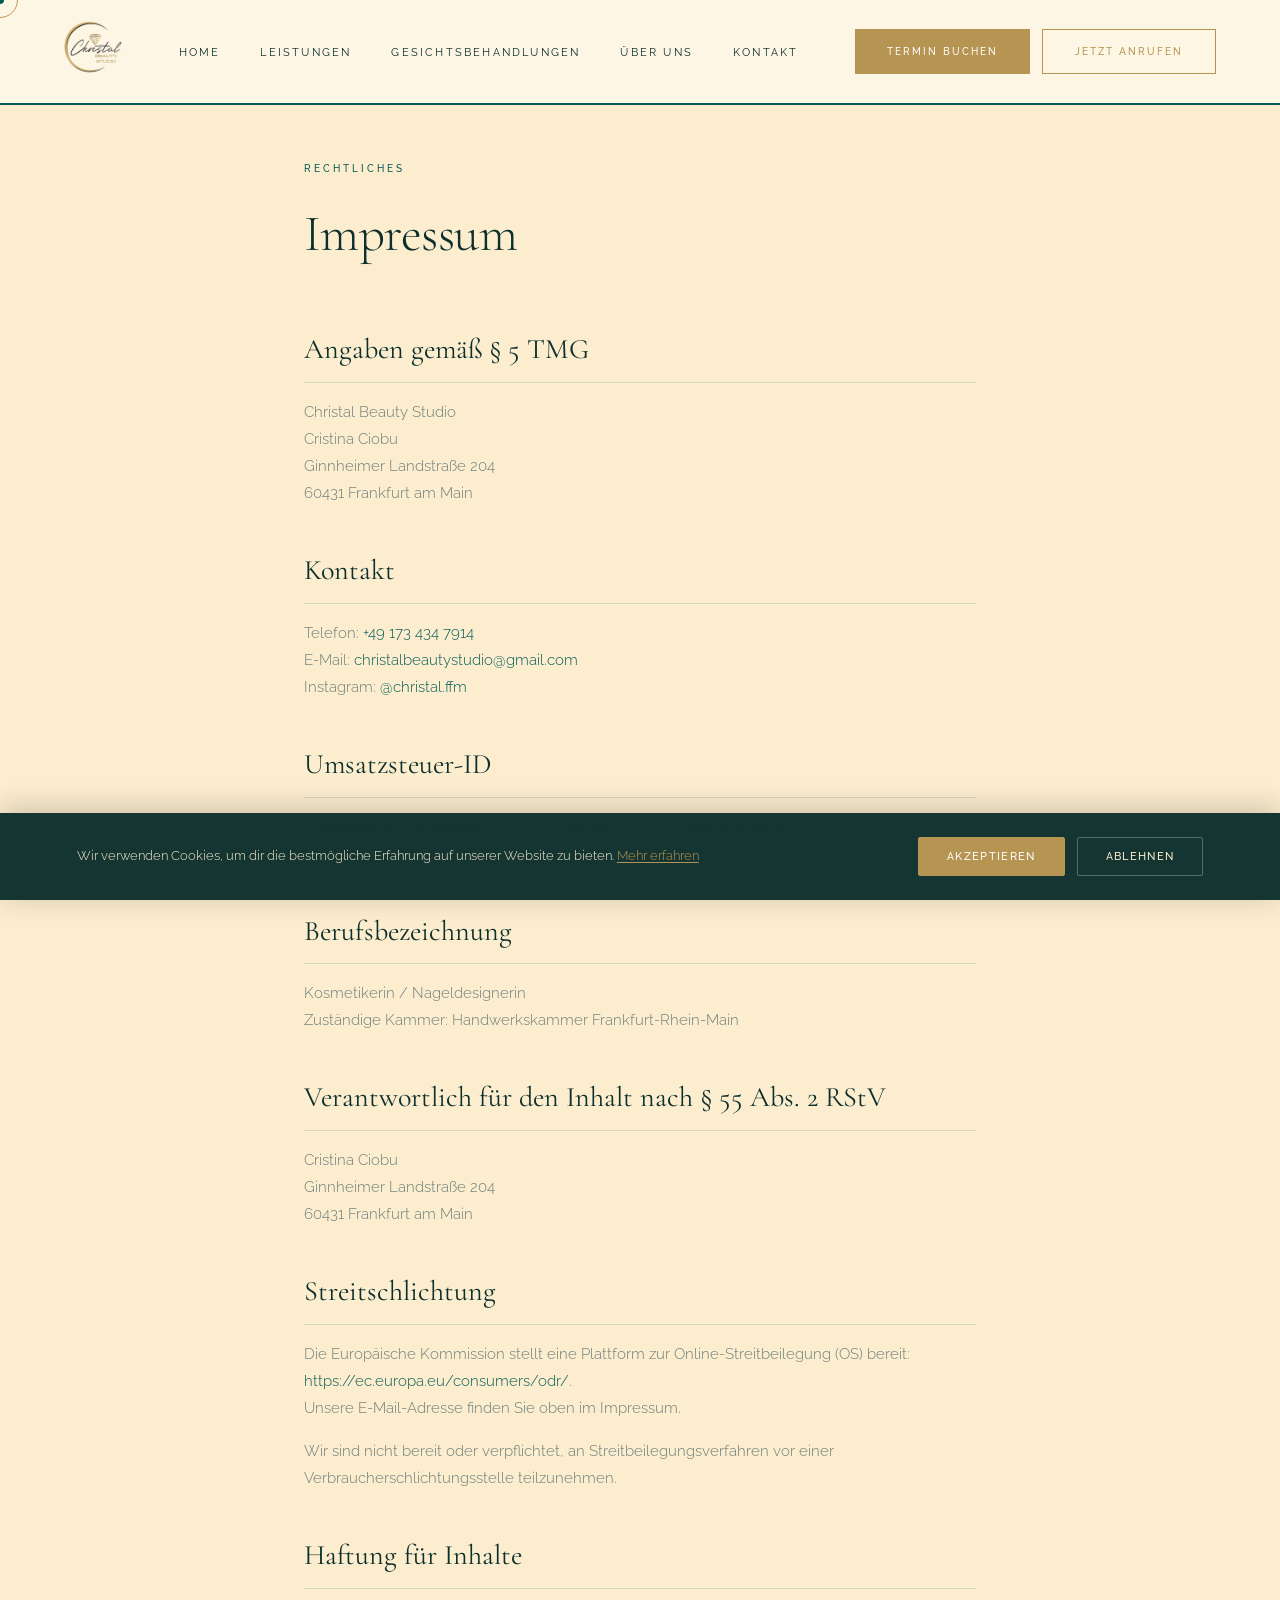
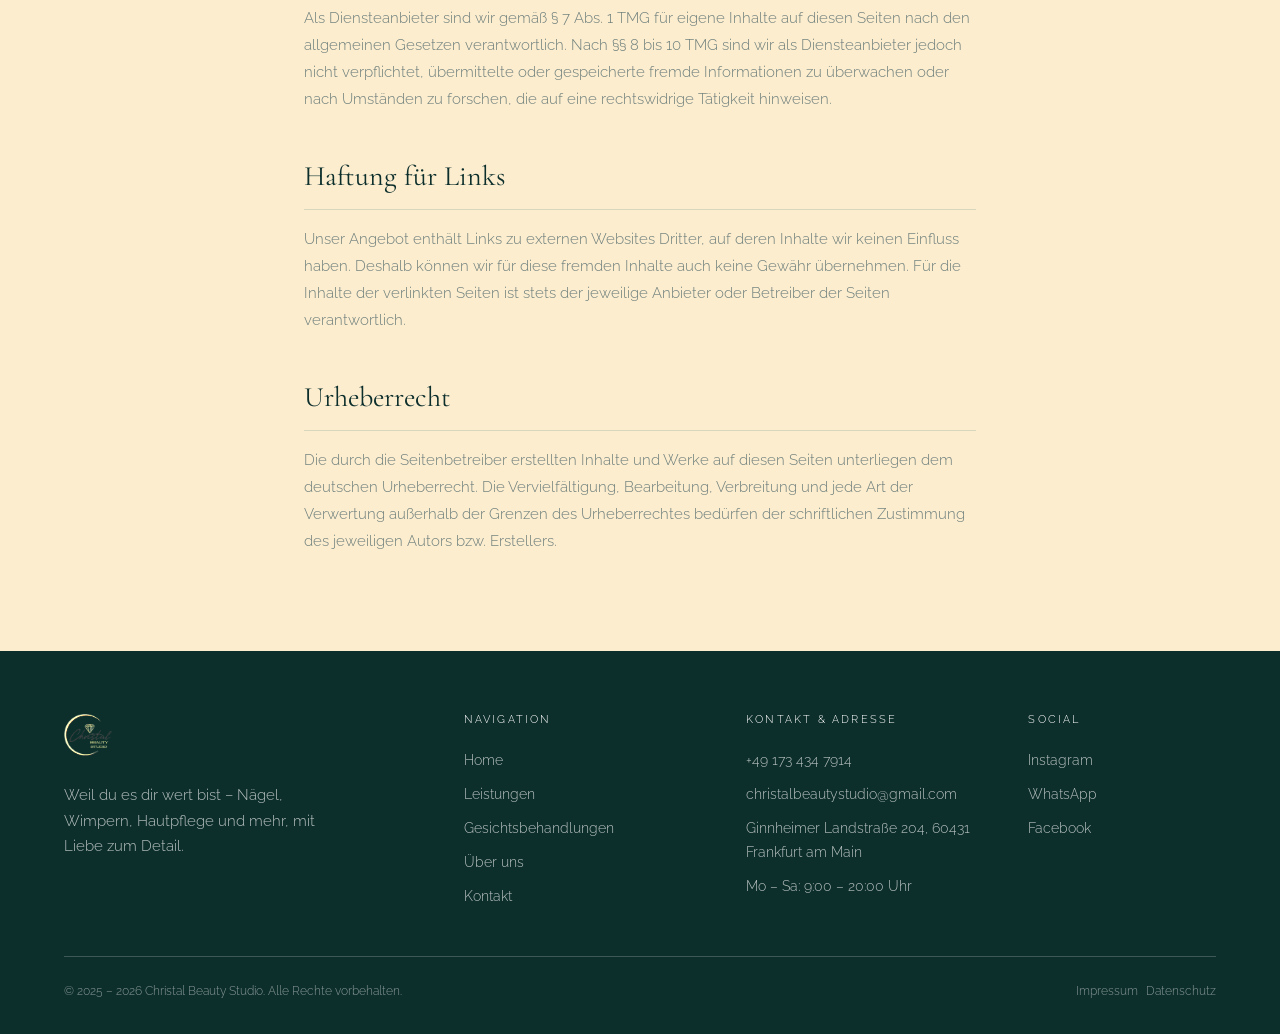
<file: impressum.html>
<!doctype html>
<html lang="de" dir="ltr">
  <head>
    <meta charset="UTF-8" />
    <meta name="viewport" content="width=device-width, initial-scale=1.0" />
    <title>Impressum – Christal Beauty Studio Frankfurt</title>
    <meta
      name="description"
      content="Impressum von Christal Beauty Studio Frankfurt – Cristina Ciobu, Ginnheimer Landstraße 204, 60431 Frankfurt am Main."
    />
    <link rel="canonical" href="https://christal-beauty.de/impressum.html" />
    <meta name="robots" content="noindex, follow" />
    <link rel="dns-prefetch" href="https://cdn.prod.website-files.com" />
    <link rel="preconnect" href="https://fonts.googleapis.com" />
    <link rel="preconnect" href="https://fonts.gstatic.com" crossorigin />
    <link
      href="https://fonts.googleapis.com/css2?family=Cormorant+Garamond:ital,wght@0,300;0,400;0,500;0,600;1,300;1,400;1,500&family=Raleway:wght@300;400;500;600&display=swap"
      rel="stylesheet"
    />
    <link rel="stylesheet" href="style.css" />
    <link rel="icon" type="image/png" href="image/logo.png" />
    <link rel="apple-touch-icon" href="image/logo.png" />
  </head>
  <body>
    <!-- CUSTOM CURSOR -->
    <div id="cursor"></div>
    <div id="cursorRing"></div>

    <!-- NAV -->
    <nav id="navbar" aria-label="Hauptnavigation">
      <div class="nav-logo">
        <img src="image/logo.png" alt="Christal Beauty Studio" />
      </div>
      <ul class="nav-links">
        <li><a href="index.html">Home</a></li>
        <li><a href="services.html">Leistungen</a></li>
        <li><a href="gesichtsbehandlungen.html">Gesichtsbehandlungen</a></li>
        <li><a href="about.html">Über uns</a></li>
        <li><a href="index.html#contact-us">Kontakt</a></li>
      </ul>
      <div class="nav-ctas">
        <a href="index.html#contact-us" class="btn-primary">Termin buchen</a>
        <a href="tel:+491734347914" class="btn-outline">Jetzt anrufen</a>
      </div>
      <div class="hamburger" onclick="openMobileMenu()">
        <span></span><span></span><span></span>
      </div>
    </nav>

    <!-- MOBILE MENU -->
    <div class="mobile-menu" id="mobileMenu">
      <button class="mobile-close" onclick="closeMobileMenu()">✕</button>
      <a href="index.html" onclick="closeMobileMenu()">Home</a>
      <a href="services.html" onclick="closeMobileMenu()">Leistungen</a>
      <a href="gesichtsbehandlungen.html" onclick="closeMobileMenu()"
        >Gesichtsbehandlungen</a
      >
      <a href="about.html" onclick="closeMobileMenu()">Über uns</a>
      <a href="index.html#contact-us" onclick="closeMobileMenu()">Kontakt</a>
    </div>

    <!-- CONTENT -->
    <section class="legal-page">
      <span class="section-label">Rechtliches</span>
      <h1 class="legal-title">Impressum</h1>

      <div class="legal-content">
        <h2>Angaben gemäß § 5 TMG</h2>
        <p>
          Christal Beauty Studio<br />
          Cristina Ciobu<br />
          Ginnheimer Landstraße 204<br />
          60431 Frankfurt am Main
        </p>

        <h2>Kontakt</h2>
        <p>
          Telefon: <a href="tel:+491734347914">+49 173 434 7914</a><br />
          E-Mail: <a href="mailto:christalbeautystudio@gmail.com">christalbeautystudio@gmail.com</a><br />
          Instagram:
          <a
            href="https://www.instagram.com/christal.ffm/"
            target="_blank"
            rel="noopener noreferrer"
            >@christal.ffm</a
          >
        </p>

        <h2>Umsatzsteuer-ID</h2>
        <p>
          Umsatzsteuer-Identifikationsnummer gemäß § 27a Umsatzsteuergesetz:<br />
          DE 01480965525
        </p>

        <h2>Berufsbezeichnung</h2>
        <p>
          Kosmetikerin / Nageldesignerin<br />
          Zuständige Kammer: Handwerkskammer Frankfurt-Rhein-Main
        </p>

        <h2>Verantwortlich für den Inhalt nach § 55 Abs. 2 RStV</h2>
        <p>
          Cristina Ciobu<br />
          Ginnheimer Landstraße 204<br />
          60431 Frankfurt am Main
        </p>

        <h2>Streitschlichtung</h2>
        <p>
          Die Europäische Kommission stellt eine Plattform zur
          Online-Streitbeilegung (OS) bereit:
          <a
            href="https://ec.europa.eu/consumers/odr/"
            target="_blank"
            rel="noopener noreferrer"
            >https://ec.europa.eu/consumers/odr/</a
          >.<br />
          Unsere E-Mail-Adresse finden Sie oben im Impressum.
        </p>
        <p>
          Wir sind nicht bereit oder verpflichtet, an Streitbeilegungsverfahren
          vor einer Verbraucherschlichtungsstelle teilzunehmen.
        </p>

        <h2>Haftung für Inhalte</h2>
        <p>
          Als Diensteanbieter sind wir gemäß § 7 Abs. 1 TMG für eigene Inhalte
          auf diesen Seiten nach den allgemeinen Gesetzen verantwortlich. Nach
          §§ 8 bis 10 TMG sind wir als Diensteanbieter jedoch nicht
          verpflichtet, übermittelte oder gespeicherte fremde Informationen zu
          überwachen oder nach Umständen zu forschen, die auf eine rechtswidrige
          Tätigkeit hinweisen.
        </p>

        <h2>Haftung für Links</h2>
        <p>
          Unser Angebot enthält Links zu externen Websites Dritter, auf deren
          Inhalte wir keinen Einfluss haben. Deshalb können wir für diese
          fremden Inhalte auch keine Gewähr übernehmen. Für die Inhalte der
          verlinkten Seiten ist stets der jeweilige Anbieter oder Betreiber der
          Seiten verantwortlich.
        </p>

        <h2>Urheberrecht</h2>
        <p>
          Die durch die Seitenbetreiber erstellten Inhalte und Werke auf diesen
          Seiten unterliegen dem deutschen Urheberrecht. Die Vervielfältigung,
          Bearbeitung, Verbreitung und jede Art der Verwertung außerhalb der
          Grenzen des Urheberrechtes bedürfen der schriftlichen Zustimmung des
          jeweiligen Autors bzw. Erstellers.
        </p>
      </div>
    </section>

    <!-- FOOTER -->
    <footer>
      <div class="footer-top">
        <div class="footer-brand">
          <img src="image/logo.png" alt="Christal Beauty Studio" />
          <p>
            Weil du es dir wert bist – Nägel, Wimpern, Hautpflege und mehr, mit
            Liebe zum Detail.
          </p>
        </div>
        <div>
          <div class="footer-col-title">Navigation</div>
          <ul class="footer-links">
            <li><a href="index.html">Home</a></li>
            <li><a href="services.html">Leistungen</a></li>
            <li>
              <a href="gesichtsbehandlungen.html">Gesichtsbehandlungen</a>
            </li>
            <li><a href="about.html">Über uns</a></li>
            <li><a href="index.html#contact-us">Kontakt</a></li>
          </ul>
        </div>
        <div>
          <div class="footer-col-title">Kontakt & Adresse</div>
          <ul class="footer-links">
            <li><a href="tel:+491734347914">+49 173 434 7914</a></li>
            <li>
              <a href="mailto:christalbeautystudio@gmail.com"
                >christalbeautystudio@gmail.com</a
              >
            </li>
            <li>
              <a
                href="https://share.google/r8ibfhrvOdUDfk6Mb"
                target="_blank"
                rel="noopener noreferrer"
                >Ginnheimer Landstraße 204, 60431 Frankfurt am Main</a
              >
            </li>
            <li>Mo – Sa: 9:00 – 20:00 Uhr</li>
          </ul>
        </div>
        <div>
          <div class="footer-col-title">Social</div>
          <ul class="footer-links">
            <li>
              <a
                href="https://www.instagram.com/christal.ffm/"
                target="_blank"
                rel="noopener noreferrer"
                >Instagram</a
              >
            </li>
            <li>
              <a
                href="https://wa.me/+491734347914"
                target="_blank"
                rel="noopener noreferrer"
                >WhatsApp</a
              >
            </li>
            <li>
              <a
                href="https://www.facebook.com/profile.php?id=61572803693409"
                target="_blank"
                rel="noopener noreferrer"
                >Facebook</a
              >
            </li>
          </ul>
        </div>
      </div>
      <div class="footer-bottom">
        <span class="footer-copy"
          >© 2025 – 2026 Christal Beauty Studio. Alle Rechte vorbehalten.</span
        >
        <span class="footer-legal">
          <a href="impressum.html">Impressum</a> ·
          <a href="datenschutz.html">Datenschutz</a>
        </span>
      </div>
    </footer>

    <!-- COOKIE BANNER -->
    <div class="cookie-banner hidden" id="cookieBanner">
      <p class="cookie-text">
        Wir verwenden Cookies, um dir die bestmögliche Erfahrung auf unserer
        Website zu bieten. <a href="datenschutz.html">Mehr erfahren</a>
      </p>
      <div class="cookie-actions">
        <button class="cookie-btn cookie-btn-accept" id="cookieAccept">
          Akzeptieren
        </button>
        <button class="cookie-btn cookie-btn-reject" id="cookieReject">
          Ablehnen
        </button>
      </div>
    </div>

    <script src="script.js"></script>
  </body>
</html>
</file>
<file: style.css>
:root {
  --cream: #fcedcf;
  --blush: hsl(42, 85%, 95%);
  --gold: #b69552;
  --gold-hover: #9a7e3f;
  --gold-light: rgba(182, 149, 82, 0.12);
  --accent: #045b55;
  --accent-hover: #034a45;
  --accent-light: rgba(4, 91, 85, 0.1);
  --dark: #0d2f2c;
  --warm-gray: #6b7d7a;
  --light-border: rgba(4, 91, 85, 0.15);
  --footer-bg: #0d2f2c;
  --gold-light-text: rgba(182, 149, 82, 0.7);
}

* {
  margin: 0;
  padding: 0;
  box-sizing: border-box;
}

.visually-hidden {
  position: absolute;
  width: 1px;
  height: 1px;
  padding: 0;
  margin: -1px;
  overflow: hidden;
  clip: rect(0, 0, 0, 0);
  white-space: nowrap;
  border: 0;
}

html {
  scroll-behavior: smooth;
  overflow-x: hidden;
  max-width: 100%;
}

body {
  font-family: "Raleway", sans-serif;
  background: var(--cream);
  color: var(--dark);
  overflow-x: hidden;
  max-width: 100%;
  font-size: 15px;
  line-height: 1.7;
  font-weight: 300;
  cursor: none;
  overflow-wrap: break-word;
  word-wrap: break-word;
}

/* Custom cursor – desktop only */
#cursor,
#cursorRing {
  display: none;
}

@media (min-width: 1024px) {
  #cursor {
    display: block;
    width: 8px;
    height: 8px;
    background: var(--accent);
    border-radius: 50%;
    position: fixed;
    top: 0;
    left: 0;
    pointer-events: none;
    z-index: 99999;
    transform: translate(-50%, -50%);
  }

  #cursorRing {
    display: block;
    width: 36px;
    height: 36px;
    border: 1.5px solid var(--gold);
    border-radius: 50%;
    position: fixed;
    top: 0;
    left: 0;
    pointer-events: none;
    z-index: 99998;
    transform: translate(-50%, -50%);
    transition:
      width 0.3s ease,
      height 0.3s ease,
      border-color 0.3s ease;
  }

  #cursorRing.hovered {
    width: 54px;
    height: 54px;
    border-color: var(--accent);
  }

  a,
  button,
  .service-card,
  .gallery-item {
    cursor: none;
  }
}

h1,
h2,
h3,
h4,
h5,
h6 {
  font-family: "Cormorant Garamond", serif;
  font-weight: 300;
}

.hot-grid .hot-card:last-child {
  grid-column: auto;
  aspect-ratio: 3/4;
}

/* ── SCROLL PROGRESS BAR ── */
.scroll-progress {
  position: fixed;
  top: 0;
  left: 0;
  height: 3px;
  background: linear-gradient(90deg, var(--accent), var(--gold));
  z-index: 9999;
  width: 0%;
  transition: width 0.1s linear;
}

/* ── NAVBAR ── */
nav {
  position: fixed;
  top: 0;
  left: 0;
  right: 0;
  z-index: 100;
  display: flex;
  align-items: center;
  justify-content: space-between;
  padding: 18px 5%;
  background: rgba(253, 246, 230, 0.97);
  backdrop-filter: blur(16px);
  border-bottom: 2px solid var(--accent);
  transition:
    padding 0.3s,
    box-shadow 0.3s,
    background 0.3s;
}
nav.scrolled {
  padding: 10px 5%;
  box-shadow: 0 6px 30px rgba(4, 91, 85, 0.15);
  background: rgba(253, 246, 230, 0.98);
}

.nav-logo img {
  height: 58px;
  transition: transform 0.3s;
}
.nav-logo img:hover {
  transform: scale(1.05);
}

.nav-links {
  display: flex;
  gap: 40px;
  list-style: none;
}
.nav-links a {
  font-family: "Raleway", sans-serif;
  font-size: 11px;
  font-weight: 400;
  letter-spacing: 0.2em;
  text-transform: uppercase;
  color: var(--dark);
  text-decoration: none;
  position: relative;
  transition: color 0.3s;
}
.nav-links a::after {
  content: "";
  position: absolute;
  bottom: -6px;
  left: 0;
  width: 0;
  height: 2px;
  background: var(--accent);
  transition: width 0.3s ease;
}
.nav-links a:hover {
  color: var(--accent);
}
.nav-links a:hover::after {
  width: 100%;
}

.nav-ctas {
  display: flex;
  gap: 12px;
}
.btn-primary {
  background: var(--gold);
  color: #fff;
  padding: 14px 32px;
  border-radius: 0;
  font-family: "Raleway", sans-serif;
  font-size: 10px;
  font-weight: 500;
  letter-spacing: 0.2em;
  text-transform: uppercase;
  text-decoration: none;
  position: relative;
  overflow: hidden;
  transition:
    background 0.3s,
    transform 0.3s,
    box-shadow 0.3s;
}
.btn-primary::before {
  content: "";
  position: absolute;
  top: 0;
  left: -100%;
  width: 100%;
  height: 100%;
  background: linear-gradient(
    90deg,
    transparent,
    rgba(255, 255, 255, 0.2),
    transparent
  );
  transition: left 0.5s;
}
.btn-primary:hover::before {
  left: 100%;
}
.btn-primary:hover {
  background: var(--gold-hover);
  transform: translateY(-2px);
  box-shadow: 0 6px 20px rgba(182, 149, 82, 0.35);
}
.btn-outline {
  border: 1px solid var(--gold);
  color: var(--gold);
  padding: 13px 32px;
  border-radius: 0;
  font-family: "Raleway", sans-serif;
  font-size: 10px;
  font-weight: 500;
  letter-spacing: 0.2em;
  text-transform: uppercase;
  text-decoration: none;
  transition: all 0.3s;
}
.btn-outline:hover {
  background: var(--gold);
  color: #fff;
  transform: translateY(-2px);
  box-shadow: 0 6px 20px rgba(182, 149, 82, 0.35);
}

.hamburger {
  display: none;
  flex-direction: column;
  gap: 5px;
  cursor: pointer;
  padding: 10px;
  min-width: 44px;
  min-height: 44px;
  align-items: center;
  justify-content: center;
}
.hamburger span {
  width: 24px;
  height: 2px;
  background: var(--dark);
  transition: all 0.3s;
}

/* ── HERO ── */
#home {
  min-height: 100vh;
  display: flex;
  flex-direction: column;
  align-items: center;
  justify-content: center;
  padding: 120px 5% 60px;
  position: relative;
  overflow: hidden;
  text-align: center;
}

.hero-watermark {
  position: absolute;
  top: 50%;
  left: 50%;
  transform: translate(-50%, -50%);
  font-family: "Cormorant Garamond", serif;
  font-size: clamp(120px, 18vw, 280px);
  font-weight: 300;
  color: var(--dark);
  opacity: 0.04;
  letter-spacing: 0.05em;
  white-space: nowrap;
  pointer-events: none;
  user-select: none;
  z-index: 0;
}

.hero-content {
  position: relative;
  z-index: 1;
  display: flex;
  flex-direction: column;
  align-items: center;
  max-width: 800px;
}

.hero-eyebrow {
  font-family: "Raleway", sans-serif;
  font-size: 11px;
  font-weight: 500;
  letter-spacing: 0.35em;
  text-transform: uppercase;
  color: var(--accent);
  margin-bottom: 28px;
  animation: fadeInUp 0.8s ease forwards;
}

.hero-title {
  font-family: "Cormorant Garamond", serif;
  font-size: clamp(40px, 5.5vw, 80px);
  font-weight: 300;
  line-height: 1.1;
  color: var(--dark);
  margin-bottom: 48px;
  letter-spacing: -0.01em;
  animation: fadeInUp 0.8s 0.15s ease both;
}
.hero-title-line1,
.hero-title-line2 {
  display: block;
}
.hero-title-line2 {
  color: var(--accent);
}
.text-accent {
  color: var(--accent);
}

.hero-photo-wrapper {
  position: relative;
  margin-bottom: 44px;
  animation: fadeInUp 0.8s 0.3s ease both;
}

.hero-photo {
  width: clamp(260px, 30vw, 380px);
  height: clamp(320px, 38vw, 480px);
  border-radius: 200px 200px 20px 20px;
  overflow: hidden;
  margin: 0 auto;
  box-shadow:
    0 30px 60px rgba(4, 91, 85, 0.12),
    0 0 0 6px rgba(4, 91, 85, 0.08);
  transition:
    transform 0.6s ease,
    box-shadow 0.6s ease;
}
.hero-photo:hover {
  transform: translateY(-6px);
  box-shadow:
    0 40px 80px rgba(4, 91, 85, 0.18),
    0 0 0 6px rgba(4, 91, 85, 0.12);
}
.hero-photo img {
  width: 100%;
  height: 100%;
  object-fit: cover;
  object-position: center top;
  transition: transform 6s ease;
  -webkit-touch-callout: none;
  user-select: none;
  -webkit-user-select: none;
  pointer-events: none;
}
.hero-photo:hover img {
  transform: scale(1.05);
}

.hero-badge {
  position: absolute;
  bottom: 20px;
  right: -60px;
  background: rgba(253, 246, 230, 0.96);
  backdrop-filter: blur(10px);
  padding: 14px 18px;
  border-radius: 8px;
  border-left: 3px solid var(--accent);
  box-shadow: 0 8px 24px rgba(0, 0, 0, 0.08);
  animation: slideInLeft 0.6s 0.8s ease both;
}
.hero-badge-num {
  font-family: "Cormorant Garamond", serif;
  font-size: 28px;
  font-weight: 400;
  color: var(--gold);
  line-height: 1;
}
.hero-badge-text {
  font-family: "Raleway", sans-serif;
  font-size: 10px;
  color: var(--warm-gray);
  letter-spacing: 0.08em;
}

.hero-subtitle {
  font-family: "Raleway", sans-serif;
  font-size: 14px;
  font-weight: 300;
  line-height: 1.9;
  color: var(--warm-gray);
  max-width: 540px;
  margin-bottom: 40px;
  letter-spacing: 0.06em;
  animation: fadeInUp 0.8s 0.45s ease both;
}

.hero-ctas {
  display: flex;
  gap: 16px;
  flex-wrap: wrap;
  justify-content: center;
  animation: fadeInUp 0.8s 0.6s ease both;
}

.hero-scroll-hint {
  position: absolute;
  bottom: 32px;
  right: 40px;
  display: flex;
  flex-direction: column;
  align-items: center;
  gap: 6px;
  animation: fadeInUp 0.8s 1s ease both;
}
.hero-scroll-text {
  font-family: "Raleway", sans-serif;
  font-size: 9px;
  letter-spacing: 0.2em;
  text-transform: uppercase;
  color: var(--warm-gray);
  writing-mode: vertical-rl;
  margin-bottom: 8px;
}
.hero-scroll-arrow {
  font-size: 16px;
  color: var(--accent);
  animation: scrollBounce 2s infinite;
}

@keyframes scrollBounce {
  0%,
  100% {
    transform: translateY(0);
  }
  50% {
    transform: translateY(6px);
  }
}
/* MARQUEE */
.marquee-section {
  background: var(--dark);
  padding: 20px 0;
  overflow: hidden;
  border-top: 1px solid rgba(143, 123, 123, 0.06);
}
.marquee-track {
  display: flex;
  gap: 0;
  animation: marquee 22s linear infinite;
  white-space: nowrap;
}
.marquee-item {
  font-size: 0.68rem;
  letter-spacing: 0.2em;
  text-transform: uppercase;
  color: var(--gold-light-text);
  padding: 0 40px;
  display: flex;
  align-items: center;
  gap: 40px;
}
.marquee-item::after {
  content: "✦";
  color: var(--gold);
  font-size: 0.5rem;
}

@keyframes marquee {
  0% {
    transform: translateX(0);
  }
  100% {
    transform: translateX(-50%);
  }
}

/* ── REVIEWS ── */
#reviews {
  padding: 80px 5%;
  background: var(--dark);
}
.reviews-header {
  text-align: center;
  margin-bottom: 52px;
}
.section-label {
  font-family: "Raleway", sans-serif;
  font-size: 10px;
  font-weight: 500;
  letter-spacing: 0.3em;
  text-transform: uppercase;
  color: var(--accent);
  margin-bottom: 14px;
  display: block;
}
.section-title {
  font-family: "Cormorant Garamond", serif;
  font-size: clamp(32px, 3.5vw, 52px);
  font-weight: 300;
  color: var(--cream);
  letter-spacing: -0.01em;
}

.reviews-grid {
  display: grid;
  grid-template-columns: repeat(3, 1fr);
  gap: 24px;
}
.review-card {
  display: block;
  text-decoration: none;
  color: inherit;
  background: rgba(255, 255, 255, 0.04);
  border: 1px solid rgba(4, 91, 85, 0.15);
  padding: 32px;
  border-radius: 4px;
  cursor: pointer;
  transition:
    border-color 0.3s,
    transform 0.3s,
    box-shadow 0.3s,
    background 0.3s;
}
.review-card:hover {
  border-color: var(--accent);
  transform: translateY(-6px);
  box-shadow: 0 16px 40px rgba(4, 91, 85, 0.15);
  background: rgba(255, 255, 255, 0.08);
}
.review-top {
  display: flex;
  align-items: center;
  justify-content: space-between;
  margin-bottom: 16px;
}
.review-stars {
  color: var(--gold);
  font-size: 14px;
}
.review-google-icon {
  opacity: 0.7;
  transition: opacity 0.3s;
}
.review-card:hover .review-google-icon {
  opacity: 1;
}
.reviews-cta {
  text-align: center;
  margin-top: 40px;
}
.review-text {
  font-family: "Raleway", sans-serif;
  font-size: 15px;
  line-height: 1.75;
  color: rgba(252, 237, 207, 0.75);
  margin-bottom: 20px;
}
.review-author {
  display: flex;
  align-items: center;
  gap: 12px;
}
.review-avatar {
  width: 42px;
  height: 42px;
  border-radius: 50%;
  object-fit: cover;
  border: 2px solid var(--accent);
  transition:
    transform 0.3s,
    box-shadow 0.3s;
}
.review-card:hover .review-avatar {
  transform: scale(1.1);
  box-shadow: 0 0 0 4px rgba(4, 91, 85, 0.2);
}
.review-name {
  font-family: "Raleway", sans-serif;
  font-size: 13px;
  font-weight: 500;
  color: var(--cream);
}
.review-role {
  font-family: "Raleway", sans-serif;
  font-size: 11px;
  color: var(--warm-gray);
  letter-spacing: 0.06em;
}

/* ── HOT OFFERS ── */
#beauty-salon {
  padding: 100px 5%;
}
.hot-section {
  padding: 100px 6% 80px;
}
.hot-offers-header {
  text-align: center;
  margin-bottom: 64px;
}
.hot-description {
  font-family: "Cormorant Garamond", serif;
  font-size: clamp(26px, 3.2vw, 42px);
  font-weight: 300;
  line-height: 1.35;
  color: var(--dark);
  max-width: 720px;
  margin: 0 auto;
  font-style: italic;
}

.hot-grid {
  display: grid;
  grid-template-columns: repeat(3, 1fr);
  gap: 6px;
}

.hot-grid .hot-card:last-child {
  grid-column: 1 / -1;
  aspect-ratio: 21/9;
}
.hot-card {
  position: relative;
  overflow: hidden;
  aspect-ratio: 3/4;
  text-decoration: none;
  display: block;
}
.hot-img {
  width: 100%;
  height: 100%;
  object-fit: cover;
  transition: transform 0.7s ease;
}
.hot-overlay {
  position: absolute;
  inset: 0;
  background: linear-gradient(
    to top,
    rgba(13, 47, 44, 0.85) 0%,
    rgba(13, 47, 44, 0.3) 50%,
    rgba(13, 47, 44, 0.1) 100%
  );
  transition: background 0.5s ease;
}
.hot-card:hover .hot-overlay {
  background: linear-gradient(
    to top,
    rgba(13, 47, 44, 0.92) 0%,
    rgba(13, 47, 44, 0.5) 60%,
    rgba(13, 47, 44, 0.25) 100%
  );
}
.hot-card:hover .hot-img {
  transform: scale(1.06);
}
.hot-number {
  position: absolute;
  top: 20px;
  right: 24px;
  font-family: "Cormorant Garamond", serif;
  font-size: clamp(48px, 5vw, 72px);
  font-weight: 300;
  font-style: italic;
  color: rgba(252, 237, 207, 0.15);
  line-height: 1;
  pointer-events: none;
}
.hot-content {
  position: absolute;
  bottom: 0;
  left: 0;
  right: 0;
  padding: 32px;
  display: flex;
  flex-direction: column;
  align-items: flex-start;
}
.hot-label {
  font-family: "Raleway", sans-serif;
  font-size: 9px;
  font-weight: 500;
  letter-spacing: 0.25em;
  text-transform: uppercase;
  color: var(--gold);
  margin-bottom: 10px;
}
.hot-name {
  font-family: "Cormorant Garamond", serif;
  font-size: clamp(24px, 2.5vw, 36px);
  font-weight: 300;
  color: #fff;
  line-height: 1.15;
  margin-bottom: 0;
  transition: margin-bottom 0.4s ease;
}
.hot-desc {
  font-family: "Raleway", sans-serif;
  font-size: 13px;
  line-height: 1.65;
  color: rgba(252, 237, 207, 0.75);
  max-height: 0;
  opacity: 0;
  overflow: hidden;
  transition:
    max-height 0.5s ease,
    opacity 0.4s ease,
    margin 0.4s ease;
  margin-top: 0;
}
.hot-card:hover .hot-name {
  margin-bottom: 4px;
}
.hot-card:hover .hot-desc {
  max-height: 120px;
  opacity: 1;
  margin-top: 12px;
}
.hot-price {
  font-family: "Cormorant Garamond", serif;
  font-size: 16px;
  font-weight: 300;
  font-style: italic;
  color: var(--gold);
  margin-top: 16px;
}

/* ── SERVICES TABS ── */
.services-section {
  padding: 0 5% 100px;
}
.services-title {
  font-family: "Cormorant Garamond", serif;
  font-size: clamp(30px, 3vw, 48px);
  font-weight: 300;
  margin-bottom: 36px;
  letter-spacing: -0.01em;
}
.tabs {
  display: flex;
  gap: 0;
  border-bottom: 1px solid var(--light-border);
  margin-bottom: 48px;
  overflow-x: auto;
}
.tab-btn {
  padding: 14px 24px;
  background: none;
  border: none;
  cursor: pointer;
  font-family: "Raleway", sans-serif;
  font-size: 10px;
  font-weight: 400;
  letter-spacing: 0.18em;
  text-transform: uppercase;
  color: var(--warm-gray);
  border-bottom: 2px solid transparent;
  margin-bottom: -1px;
  white-space: nowrap;
  transition: all 0.3s;
}
.tab-btn.active {
  color: var(--accent);
  border-bottom-color: var(--accent);
}
.tab-btn:hover {
  color: var(--accent);
  background: var(--accent-light);
}

.tab-panel {
  display: none;
  animation: fadeIn 0.4s ease;
}
.tab-panel.active {
  display: block;
}

.service-list {
  list-style: none;
}
.service-item {
  display: grid;
  grid-template-columns: 1fr auto;
  align-items: center;
  padding: 18px 0;
  border-bottom: 1px solid var(--light-border);
  gap: 16px;
  transition: all 0.3s ease;
}
.service-item:last-child {
  border-bottom: none;
}
.service-item:hover {
  padding-left: 12px;
  background: var(--accent-light);
  border-radius: 4px;
}
.service-item-name {
  font-family: "Raleway", sans-serif;
  font-size: 16px;
  color: var(--dark);
  margin-bottom: 2px;
}
.service-item-sub {
  font-family: "Raleway", sans-serif;
  font-size: 12px;
  color: var(--warm-gray);
}
.service-price-col {
  text-align: right;
  min-width: 90px;
}
.service-price {
  font-family: "Cormorant Garamond", serif;
  font-size: 22px;
  font-weight: 300;
  color: var(--gold);
}
.service-price-card {
  font-family: "Raleway", sans-serif;
  font-size: 11px;
  color: var(--warm-gray);
}

.service-sub-header {
  font-family: "Raleway", sans-serif;
  font-size: 11px;
  letter-spacing: 0.18em;
  text-transform: uppercase;
  color: var(--accent);
  padding: 24px 0 8px;
  font-weight: 500;
}

/* ── SERVICE BLOCKS (services page v2) ── */
.svc-page-hero {
  text-align: center;
  max-width: 720px;
  margin: 0 auto;
  padding: 160px 5% 0;
}
.svc-page-title {
  font-family: "Cormorant Garamond", serif;
  font-size: clamp(36px, 4.5vw, 60px);
  font-weight: 300;
  color: var(--dark);
  line-height: 1.15;
  margin-top: 12px;
  margin-bottom: 20px;
}
.svc-page-subtitle {
  font-family: "Raleway", sans-serif;
  font-size: 14px;
  font-weight: 300;
  line-height: 1.85;
  color: var(--warm-gray);
  max-width: 560px;
  margin: 0 auto 36px;
}
.svc-nav {
  display: flex;
  justify-content: center;
  gap: 8px;
  flex-wrap: wrap;
  margin-bottom: 20px;
}
.svc-nav a {
  padding: 8px 20px;
  border: 1px solid var(--light-border);
  font-family: "Raleway", sans-serif;
  font-size: 10px;
  font-weight: 400;
  letter-spacing: 0.15em;
  text-transform: uppercase;
  color: var(--warm-gray);
  text-decoration: none;
  transition: all 0.3s;
}
.svc-nav a:hover {
  border-color: var(--accent);
  color: var(--accent);
}

.svc-block {
  padding: 80px 6%;
}
.svc-block:nth-child(even) {
  background: linear-gradient(
    135deg,
    rgba(4, 91, 85, 0.04) 0%,
    rgba(182, 149, 82, 0.03) 100%
  );
}
.svc-block-inner {
  display: grid;
  grid-template-columns: 3fr 2fr;
  gap: 48px;
  align-items: stretch;
  max-width: 1200px;
  margin: 0 auto;
}
.svc-block-reverse .svc-block-inner {
  direction: rtl;
}
.svc-block-reverse .svc-block-inner > * {
  direction: ltr;
}
.svc-img-wrap {
  position: relative;
  overflow: hidden;
  border-radius: 6px;
  min-height: 280px;
}
.svc-img-wrap > img {
  position: absolute;
  inset: 0;
  width: 100%;
  height: 100%;
  object-fit: cover;
  display: block;
  transition: transform 0.7s ease;
}
.svc-block:hover .svc-img-wrap > img {
  transform: scale(1.03);
}
/* Image grid (2x2) inside svc-img-wrap */
.svc-img-grid {
  position: absolute;
  inset: 0;
  display: grid;
  grid-template-columns: 1fr 1fr;
  grid-template-rows: 1fr 1fr;
  gap: 6px;
  border-radius: 6px;
  overflow: hidden;
}
.svc-img-grid .svc-grid-item {
  position: relative;
  overflow: hidden;
  cursor: pointer;
  min-height: 0;
}
.svc-img-grid .svc-grid-item img {
  width: 100%;
  height: 100%;
  object-fit: cover;
  display: block;
  transition: transform 0.5s ease;
}
.svc-img-grid .svc-grid-item:hover img {
  transform: scale(1.08);
}
.svc-img-grid .svc-grid-item::after {
  content: attr(data-label);
  position: absolute;
  bottom: 0;
  left: 0;
  right: 0;
  padding: 20px 10px 8px;
  background: linear-gradient(
    to top,
    rgba(13, 47, 44, 0.7) 0%,
    transparent 100%
  );
  font-family: "Raleway", sans-serif;
  font-size: 10px;
  font-weight: 500;
  letter-spacing: 0.12em;
  text-transform: uppercase;
  color: #fff;
  opacity: 0;
  transition: opacity 0.3s ease;
}
.svc-img-grid .svc-grid-item:hover::after {
  opacity: 1;
}
/* 3-item grid: first image spans full width, takes 60% height */
.svc-img-grid.grid-3 {
  grid-template-columns: 1fr 1fr;
  grid-template-rows: 3fr 2fr;
}
.svc-img-grid.grid-3 .svc-grid-item:first-child {
  grid-column: 1 / -1;
}
.svc-number {
  font-family: "Cormorant Garamond", serif;
  font-size: 64px;
  font-weight: 300;
  font-style: italic;
  color: rgba(182, 149, 82, 0.15);
  line-height: 1;
  margin-bottom: 8px;
  display: block;
}
.svc-title {
  font-family: "Cormorant Garamond", serif;
  font-size: clamp(28px, 2.8vw, 40px);
  font-weight: 300;
  color: var(--dark);
  line-height: 1.2;
  margin-bottom: 12px;
}
.svc-desc {
  font-family: "Raleway", sans-serif;
  font-size: 14px;
  font-weight: 300;
  line-height: 1.8;
  color: var(--warm-gray);
  margin-bottom: 28px;
}
.svc-sub-label {
  font-family: "Raleway", sans-serif;
  font-size: 10px;
  letter-spacing: 0.18em;
  text-transform: uppercase;
  color: var(--accent);
  font-weight: 500;
  padding: 20px 0 6px;
}
.svc-sub-label:first-of-type {
  padding-top: 0;
}
.svc-price-list {
  list-style: none;
  padding: 0;
  margin: 0 0 28px;
}
.svc-price-list li {
  display: flex;
  justify-content: space-between;
  align-items: baseline;
  padding: 12px 0;
  border-bottom: 1px solid var(--light-border);
  gap: 16px;
}
.svc-price-list li:last-child {
  border-bottom: none;
}
.svc-item-name {
  font-family: "Raleway", sans-serif;
  font-size: 14px;
  color: var(--dark);
}
.svc-item-sub {
  font-family: "Raleway", sans-serif;
  font-size: 11px;
  color: var(--warm-gray);
  margin-top: 2px;
}
.svc-item-price {
  font-family: "Cormorant Garamond", serif;
  font-size: 20px;
  font-weight: 300;
  color: var(--gold);
  white-space: nowrap;
  flex-shrink: 0;
}
.svc-content {
  display: flex;
  flex-direction: column;
  justify-content: center;
}
.svc-content .btn-primary {
  margin-top: 8px;
  display: inline-block;
  align-self: flex-start;
}

/* ── LIGHTBOX MODAL ── */
.svc-lightbox {
  position: fixed;
  inset: 0;
  background: rgba(13, 47, 44, 0.92);
  z-index: 99999;
  display: flex;
  align-items: center;
  justify-content: center;
  opacity: 0;
  pointer-events: none;
  transition: opacity 0.35s ease;
  cursor: none;
}
.svc-lightbox.active {
  opacity: 1;
  pointer-events: auto;
}
.svc-lightbox img {
  max-width: 85vw;
  max-height: 85vh;
  object-fit: contain;
  border-radius: 8px;
  box-shadow: 0 20px 60px rgba(0, 0, 0, 0.4);
  transform: scale(0.92);
  transition: transform 0.4s ease;
}
.svc-lightbox.active img {
  transform: scale(1);
}
.svc-lightbox-close {
  position: absolute;
  top: 28px;
  right: 32px;
  font-family: "Raleway", sans-serif;
  font-size: 28px;
  color: #fff;
  background: none;
  border: none;
  cursor: pointer;
  opacity: 0.7;
  transition: opacity 0.3s;
  line-height: 1;
}
.svc-lightbox-close:hover {
  opacity: 1;
}
.svc-lightbox-label {
  position: absolute;
  bottom: 32px;
  left: 50%;
  transform: translateX(-50%);
  font-family: "Raleway", sans-serif;
  font-size: 12px;
  font-weight: 400;
  letter-spacing: 0.15em;
  text-transform: uppercase;
  color: rgba(255, 255, 255, 0.7);
}

/* ── SKINCARE INFO ── */
.skincare-info {
  padding: 100px 6%;
  background: var(--blush);
  position: relative;
  overflow: hidden;
}
.skincare-info::before {
  content: "SKIN CARE";
  position: absolute;
  top: 50%;
  left: 50%;
  transform: translate(-50%, -50%);
  font-family: "Cormorant Garamond", serif;
  font-size: clamp(80px, 12vw, 180px);
  font-weight: 300;
  color: var(--dark);
  opacity: 0.025;
  white-space: nowrap;
  pointer-events: none;
  letter-spacing: 0.05em;
}
.skincare-layout {
  display: grid;
  grid-template-columns: 1fr 1.2fr 1fr;
  gap: 48px;
  align-items: center;
  max-width: 1100px;
  margin: 0 auto;
  position: relative;
  z-index: 1;
}
.skincare-img-wrap {
  position: relative;
}
.skincare-img-wrap::after {
  content: "";
  position: absolute;
  inset: 12px -8px -8px 12px;
  border: 1px solid var(--gold);
  border-radius: 8px;
  opacity: 0.35;
  transition:
    opacity 0.4s,
    inset 0.4s;
  pointer-events: none;
  z-index: -1;
}
.skincare-img-wrap:hover::after {
  opacity: 0.6;
  inset: 8px -12px -12px 8px;
}
.skincare-img-wrap img {
  width: 100%;
  aspect-ratio: 3/4;
  object-fit: cover;
  border-radius: 8px;
  max-height: 380px;
  transition:
    transform 0.6s ease,
    box-shadow 0.6s ease;
}
.skincare-img-wrap:hover img {
  transform: scale(1.03);
  box-shadow: 0 20px 40px rgba(4, 91, 85, 0.12);
}
.skincare-img-wrap:first-child {
  margin-top: -30px;
}
.skincare-img-wrap:last-child {
  margin-top: 30px;
}
.skincare-text {
  text-align: center;
  padding: 20px 0;
  display: flex;
  flex-direction: column;
  align-items: center;
}
.skincare-text .section-label {
  margin-bottom: 6px;
  justify-content: center;
}
.skincare-text .section-label::after {
  content: "";
  display: block;
  width: 40px;
  height: 1px;
  background: var(--gold);
  margin: 14px auto 0;
}
.skincare-title {
  font-family: "Cormorant Garamond", serif;
  font-size: clamp(24px, 2.5vw, 36px);
  font-weight: 300;
  line-height: 1.25;
  color: var(--dark);
  margin-bottom: 18px;
  font-style: italic;
}
.skincare-desc {
  font-family: "Raleway", sans-serif;
  font-size: 14px;
  line-height: 1.75;
  color: var(--warm-gray);
  margin-bottom: 24px;
}
.skincare-list {
  list-style: none;
  padding: 0;
  display: inline-flex;
  flex-direction: column;
  gap: 10px;
  margin-bottom: 8px;
}
.skincare-list li {
  font-family: "Raleway", sans-serif;
  font-size: 13px;
  color: var(--dark);
  padding-left: 24px;
  position: relative;
  text-align: left;
  transition:
    transform 0.3s,
    color 0.3s;
}
.skincare-list li:hover {
  transform: translateX(4px);
  color: var(--accent);
}
.skincare-list li::before {
  content: "✦";
  position: absolute;
  left: 0;
  color: var(--gold);
  font-size: 11px;
}

/* ── ABOUT ── */
#about-us {
  padding: 100px 6%;
  background: var(--dark);
}
.about-grid {
  display: grid;
  grid-template-columns: 1fr 1fr;
  gap: 80px;
  align-items: center;
}
.about-imgs {
  display: grid;
  grid-template-columns: 1fr 1fr;
  gap: 16px;
}
.about-imgs img {
  width: 100%;
  object-fit: cover;
  border-radius: 6px;
  transition:
    transform 0.5s,
    box-shadow 0.5s;
}
.about-imgs img:hover {
  transform: scale(1.03);
  box-shadow: 0 12px 30px rgba(4, 91, 85, 0.15);
}
.about-imgs img:first-child {
  aspect-ratio: 4/5;
}
.about-imgs img:last-child {
  aspect-ratio: 4/5;
  margin-top: 40px;
}
.about-text {
  color: var(--cream);
}
.about-title {
  font-family: "Cormorant Garamond", serif;
  font-size: clamp(28px, 3vw, 42px);
  font-weight: 300;
  line-height: 1.25;
  color: var(--cream);
  margin-bottom: 24px;
}
.about-desc {
  font-family: "Raleway", sans-serif;
  font-size: 15px;
  line-height: 1.75;
  color: rgba(252, 237, 207, 0.65);
  margin-bottom: 36px;
}
.about-features {
  display: flex;
  flex-direction: column;
  gap: 20px;
}
.about-feature {
  display: flex;
  gap: 16px;
  align-items: flex-start;
  padding: 12px;
  border-radius: 4px;
  transition:
    background 0.3s,
    transform 0.3s;
}
.about-feature:hover {
  background: rgba(4, 91, 85, 0.08);
  transform: translateX(8px);
}
.about-feature-icon {
  width: 32px;
  height: 32px;
  min-width: 32px;
  color: var(--gold);
}
.about-feature-title {
  font-family: "Raleway", sans-serif;
  font-size: 13px;
  font-weight: 500;
  letter-spacing: 0.06em;
  color: var(--cream);
  margin-bottom: 4px;
}
.about-feature-desc {
  font-family: "Raleway", sans-serif;
  font-size: 13px;
  font-weight: 300;
  color: rgba(252, 237, 207, 0.6);
  line-height: 1.7;
}

/* ── SKIN CLINIC ── */
.skin-section {
  padding: 100px 5%;
}
.skin-header {
  display: flex;
  justify-content: space-between;
  align-items: flex-end;
  margin-bottom: 56px;
}
.skin-header h2 {
  font-family: "Cormorant Garamond", serif;
  font-weight: 400;
}
.skin-tabs {
  display: flex;
  gap: 8px;
  flex-wrap: wrap;
}
.skin-tab {
  padding: 8px 20px;
  border-radius: 0;
  border: 1px solid var(--light-border);
  background: none;
  cursor: pointer;
  font-family: "Raleway", sans-serif;
  font-size: 10px;
  font-weight: 400;
  letter-spacing: 0.15em;
  text-transform: uppercase;
  color: var(--warm-gray);
  transition: all 0.3s;
}
.skin-tab:hover {
  border-color: var(--accent);
  color: var(--accent);
}
.skin-tab.active {
  background: var(--accent);
  color: #fff;
  border-color: var(--accent);
  box-shadow: 0 4px 12px rgba(4, 91, 85, 0.3);
}
.skin-grid {
  display: grid;
  grid-template-columns: repeat(3, 1fr);
  gap: 24px;
}
.skin-card {
  background: var(--blush);
  border-radius: 6px;
  overflow: hidden;
  border: 1px solid var(--light-border);
  transition:
    transform 0.4s,
    box-shadow 0.4s;
}
.skin-card:hover {
  transform: translateY(-8px);
  box-shadow: 0 24px 48px rgba(4, 91, 85, 0.12);
}
.skin-card img {
  width: 100%;
  height: 220px;
  object-fit: cover;
  transition: transform 0.6s;
}
.skin-card:hover img {
  transform: scale(1.08);
}
.skin-card-body {
  padding: 20px;
}
.skin-card-price {
  font-family: "Cormorant Garamond", serif;
  font-size: 24px;
  font-weight: 300;
  color: var(--gold);
  margin-bottom: 6px;
}
.skin-card-name {
  font-family: "Raleway", sans-serif;
  font-size: 12px;
  font-weight: 500;
  letter-spacing: 0.06em;
  color: var(--dark);
  margin-bottom: 6px;
}
.skin-card-desc {
  font-family: "Raleway", sans-serif;
  font-size: 12px;
  font-weight: 300;
  color: var(--warm-gray);
  line-height: 1.7;
}

/* ── SKIN PAGE HERO ── */
.skin-page-hero {
  text-align: center;
  max-width: 720px;
  margin: 0 auto 64px;
}
.skin-page-title {
  font-family: "Cormorant Garamond", serif;
  font-size: clamp(36px, 4.5vw, 60px);
  font-weight: 300;
  color: var(--dark);
  line-height: 1.15;
  margin-top: 12px;
  margin-bottom: 20px;
}
.skin-page-subtitle {
  font-family: "Raleway", sans-serif;
  font-size: 14px;
  font-weight: 300;
  line-height: 1.85;
  color: var(--warm-gray);
  max-width: 560px;
  margin: 0 auto 28px;
}
.skin-page-quote {
  font-family: "Cormorant Garamond", serif;
  font-size: clamp(18px, 2.2vw, 24px);
  font-weight: 300;
  font-style: italic;
  color: var(--accent);
  line-height: 1.5;
  padding: 24px 0;
  margin: 0 auto 32px;
  max-width: 520px;
  border-top: 1px solid var(--light-border);
  border-bottom: 1px solid var(--light-border);
}

/* ── FLIP CARD ── */
.flip-card {
  perspective: 1200px;
  aspect-ratio: 3/4;
  cursor: pointer;
}
.flip-card.skin-card {
  background: none;
  border-radius: 0;
  border: none;
}
.flip-card.skin-card:hover {
  transform: none;
  box-shadow: none;
}
.flip-card-inner {
  position: relative;
  width: 100%;
  height: 100%;
  transition: transform 0.7s cubic-bezier(0.4, 0, 0.2, 1);
  transform-style: preserve-3d;
}
.flip-card.flipped .flip-card-inner {
  transform: rotateY(180deg);
}
.flip-card-front,
.flip-card-back {
  position: absolute;
  inset: 0;
  backface-visibility: hidden;
  -webkit-backface-visibility: hidden;
}
.flip-card-front.hot-card {
  background: none;
  border-radius: 0;
  border: none;
  aspect-ratio: auto;
  width: 100%;
  height: 100%;
}
.flip-card-front.hot-card:hover {
  transform: none;
  box-shadow: none;
}
.flip-card-front.hot-card img.hot-img {
  height: 100%;
}

/* Back face */
.flip-card-back {
  transform: rotateY(180deg);
  background: linear-gradient(160deg, #0d2f2c 0%, #045b55 50%, #0d2f2c 100%);
  display: flex;
  flex-direction: column;
  justify-content: center;
  align-items: flex-start;
  padding: 40px 36px;
  overflow-y: auto;
}
.flip-back-label {
  font-family: "Raleway", sans-serif;
  font-size: 9px;
  font-weight: 500;
  letter-spacing: 0.25em;
  text-transform: uppercase;
  color: var(--gold);
  margin-bottom: 12px;
}
.flip-back-title {
  font-family: "Cormorant Garamond", serif;
  font-size: clamp(22px, 2.2vw, 32px);
  font-weight: 300;
  color: #fff;
  line-height: 1.2;
  margin-bottom: 16px;
}
.flip-back-desc {
  font-family: "Raleway", sans-serif;
  font-size: 13px;
  font-weight: 300;
  line-height: 1.75;
  color: rgba(252, 237, 207, 0.8);
  margin-bottom: 20px;
}
.flip-back-details {
  list-style: none;
  padding: 0;
  margin-bottom: 24px;
  width: 100%;
}
.flip-back-details li {
  font-family: "Raleway", sans-serif;
  font-size: 12px;
  font-weight: 400;
  color: rgba(252, 237, 207, 0.7);
  padding: 8px 0;
  border-bottom: 1px solid rgba(252, 237, 207, 0.1);
  padding-left: 16px;
  position: relative;
}
.flip-back-details li::before {
  content: "✦";
  position: absolute;
  left: 0;
  color: var(--gold);
  font-size: 8px;
  top: 10px;
}
.flip-back-price {
  font-family: "Cormorant Garamond", serif;
  font-size: clamp(28px, 3vw, 40px);
  font-weight: 300;
  font-style: italic;
  color: var(--gold);
  margin-bottom: 20px;
}
.flip-back-btn {
  display: inline-block;
  font-family: "Raleway", sans-serif;
  font-size: 10px;
  font-weight: 500;
  letter-spacing: 0.18em;
  text-transform: uppercase;
  color: #fff;
  background: var(--gold);
  padding: 14px 32px;
  text-decoration: none;
  transition: background 0.3s ease;
}
.flip-back-btn:hover {
  background: var(--gold-hover);
}

/* ── CONTACT ── */
#contact-us {
  padding: 80px 5% 100px;
  background: var(--accent-light);
  background: linear-gradient(
    135deg,
    rgba(4, 91, 85, 0.08) 0%,
    rgba(182, 149, 82, 0.06) 100%
  );
}
.contact-heading {
  font-family: "Cormorant Garamond", serif;
  font-size: clamp(36px, 4vw, 56px);
  font-weight: 300;
  color: var(--dark);
  text-align: center;
  margin-bottom: 60px;
  letter-spacing: -0.01em;
}
.contact-grid {
  display: grid;
  grid-template-columns: 1.1fr 1fr;
  gap: 60px;
  align-items: start;
  max-width: 1100px;
  margin: 0 auto;
}
.contact-image {
  position: relative;
  display: flex;
  justify-content: center;
}
.contact-image::before {
  content: "";
  position: absolute;
  top: -16px;
  left: 50%;
  transform: translateX(-50%);
  width: calc(100% + 32px);
  height: calc(100% + 32px);
  background: rgba(4, 91, 85, 0.06);
  border: 1.5px solid rgba(4, 91, 85, 0.12);
  border-radius: 200px 200px 20px 20px;
  z-index: 0;
}
.contact-image img {
  position: relative;
  z-index: 1;
  width: 100%;
  aspect-ratio: 3/4;
  object-fit: cover;
  border-radius: 180px 180px 16px 16px;
  box-shadow: 0 20px 50px rgba(4, 91, 85, 0.12);
}
.contact-form-side {
  padding: 10px 0;
}
.contact-subtitle {
  font-family: "Cormorant Garamond", serif;
  font-size: clamp(24px, 2.5vw, 34px);
  font-weight: 300;
  font-style: italic;
  color: var(--dark);
  margin-bottom: 12px;
}
.contact-desc {
  font-family: "Raleway", sans-serif;
  font-size: 14px;
  color: var(--warm-gray);
  line-height: 1.7;
  margin-bottom: 32px;
}
/* WhatsApp form */
.wa-form {
  display: flex;
  flex-direction: column;
  gap: 28px;
}
.wa-form-step {
  display: flex;
  align-items: flex-start;
  gap: 16px;
}
.wa-step-num {
  flex-shrink: 0;
  width: 32px;
  height: 32px;
  display: flex;
  align-items: center;
  justify-content: center;
  border-radius: 50%;
  background: var(--accent);
  color: #fff;
  font-family: "Raleway", sans-serif;
  font-size: 13px;
  font-weight: 700;
  margin-top: 2px;
}
.wa-step-content {
  flex: 1;
}
.wa-label {
  display: block;
  font-family: "Raleway", sans-serif;
  font-size: 13px;
  font-weight: 600;
  color: var(--dark);
  letter-spacing: 0.03em;
  margin-bottom: 8px;
}
.wa-input {
  width: 100%;
  padding: 14px 16px;
  background: rgba(4, 91, 85, 0.04);
  border: 1.5px solid rgba(4, 91, 85, 0.15);
  border-radius: 10px;
  font-family: "Raleway", sans-serif;
  font-size: 14px;
  color: var(--dark);
  letter-spacing: 0.02em;
  transition:
    border-color 0.3s,
    box-shadow 0.3s;
}
.wa-input::placeholder {
  color: var(--warm-gray);
  font-weight: 300;
}
.wa-input:focus {
  outline: none;
  border-color: var(--accent);
  box-shadow: 0 0 0 3px rgba(4, 91, 85, 0.08);
}
select.wa-input {
  appearance: none;
  -webkit-appearance: none;
  background-image: url("data:image/svg+xml,%3Csvg xmlns='http://www.w3.org/2000/svg' width='12' height='8' viewBox='0 0 12 8'%3E%3Cpath d='M1 1l5 5 5-5' stroke='%23045b55' stroke-width='1.5' fill='none'/%3E%3C/svg%3E");
  background-repeat: no-repeat;
  background-position: right 14px center;
  cursor: pointer;
  padding-right: 36px;
}
select.wa-input option {
  background: var(--cream);
  color: var(--dark);
}
select.wa-input optgroup {
  font-weight: 600;
  color: var(--accent);
}
.wa-form-send {
  padding-left: 48px;
}
.wa-btn {
  display: inline-flex;
  align-items: center;
  justify-content: center;
  gap: 10px;
  width: 100%;
  padding: 16px 32px;
  background: #25d366;
  color: #fff;
  border: none;
  border-radius: 12px;
  cursor: pointer;
  font-family: "Raleway", sans-serif;
  font-size: 14px;
  font-weight: 600;
  letter-spacing: 0.04em;
  transition:
    background 0.3s,
    transform 0.3s,
    box-shadow 0.3s;
}
.wa-btn-icon {
  flex-shrink: 0;
}
.wa-btn:hover {
  background: #1da851;
  transform: translateY(-2px);
  box-shadow: 0 8px 28px rgba(37, 211, 102, 0.35);
}
.wa-hint {
  text-align: center;
  margin-top: 10px;
  font-family: "Raleway", sans-serif;
  font-size: 12px;
  color: var(--warm-gray);
  letter-spacing: 0.02em;
}
.contact-quote {
  margin-top: 40px;
  padding-top: 32px;
  border-top: 1px solid rgba(4, 91, 85, 0.12);
}
.contact-quote p {
  font-family: "Cormorant Garamond", serif;
  font-size: 18px;
  font-style: italic;
  font-weight: 300;
  color: var(--dark);
  line-height: 1.6;
  margin-bottom: 8px;
}
.contact-quote cite {
  font-family: "Raleway", sans-serif;
  font-size: 11px;
  font-style: normal;
  letter-spacing: 0.12em;
  color: var(--gold);
  text-transform: uppercase;
}
.contact-details-row {
  display: flex;
  flex-wrap: wrap;
  gap: 20px;
  margin-top: 28px;
}
.contact-detail-item {
  font-family: "Raleway", sans-serif;
  font-size: 13px;
  color: var(--dark);
  text-decoration: none;
  transition: color 0.3s;
}
.contact-detail-item:hover {
  color: var(--accent);
}
.contact-social {
  display: flex;
  gap: 12px;
  margin-top: 20px;
}
.social-link {
  width: 38px;
  height: 38px;
  border-radius: 50%;
  border: 1px solid var(--accent);
  display: flex;
  align-items: center;
  justify-content: center;
  text-decoration: none;
  font-size: 15px;
  transition: all 0.3s;
}
.social-link:hover {
  background: var(--accent);
  transform: translateY(-4px) scale(1.1);
  box-shadow: 0 8px 20px rgba(4, 91, 85, 0.3);
}
/* ── ABOUT PAGE ── */
.about-hero {
  position: relative;
  height: 70vh;
  min-height: 480px;
  overflow: hidden;
}
.about-hero-img {
  width: 100%;
  height: 100%;
  object-fit: cover;
  object-position: center 30%;
}
.about-hero-overlay {
  position: absolute;
  inset: 0;
  background: linear-gradient(
    to top,
    rgba(13, 47, 44, 0.85) 0%,
    rgba(13, 47, 44, 0.4) 50%,
    rgba(13, 47, 44, 0.2) 100%
  );
}
.about-hero-content {
  position: absolute;
  bottom: 80px;
  left: 6%;
  right: 6%;
  max-width: 700px;
}
.about-hero-title {
  font-family: "Cormorant Garamond", serif;
  font-size: clamp(32px, 4vw, 56px);
  font-weight: 300;
  color: #fff;
  line-height: 1.15;
  margin-bottom: 20px;
}
.about-hero-text {
  font-family: "Raleway", sans-serif;
  font-size: 15px;
  line-height: 1.8;
  color: rgba(252, 237, 207, 0.75);
  max-width: 560px;
}
.about-features-row {
  display: grid;
  grid-template-columns: repeat(3, 1fr);
  gap: 0;
  background: var(--dark);
}
.about-feature-card {
  padding: 48px 40px;
  text-align: center;
  border-right: 1px solid rgba(252, 237, 207, 0.08);
  transition: background 0.4s;
}
.about-feature-card:last-child {
  border-right: none;
}
.about-feature-card:hover {
  background: rgba(4, 91, 85, 0.15);
}
.about-feature-card .about-feature-icon {
  width: 40px;
  height: 40px;
  color: var(--gold);
  margin-bottom: 20px;
}
.about-feature-card .about-feature-title {
  font-family: "Cormorant Garamond", serif;
  font-size: 22px;
  font-weight: 400;
  color: var(--cream);
  margin-bottom: 10px;
}
.about-feature-card .about-feature-desc {
  font-family: "Raleway", sans-serif;
  font-size: 13px;
  line-height: 1.7;
  color: rgba(252, 237, 207, 0.55);
}

/* About Story */
.about-story {
  padding: 160px 6% 100px;
  background: var(--cream);
}
.about-story-grid {
  display: grid;
  grid-template-columns: 1fr 1fr;
  gap: 80px;
  align-items: center;
  max-width: 1100px;
  margin: 0 auto;
}
.about-story-images {
  position: relative;
  display: flex;
  align-items: flex-end;
  justify-content: center;
  min-height: 500px;
  padding-bottom: 20px;
}
.about-story-img-main {
  width: clamp(280px, 30vw, 380px);
  height: clamp(370px, 42vw, 500px);
  object-fit: cover;
  border-radius: 160px 160px 16px 16px;
  box-shadow:
    0 24px 50px rgba(4, 91, 85, 0.12),
    0 0 0 5px rgba(4, 91, 85, 0.07);
  position: relative;
  z-index: 2;
  transition: transform 0.6s ease;
}
.about-story-img-main:hover {
  transform: translateY(-6px);
}
.about-story-img-accent {
  width: clamp(195px, 21vw, 265px);
  height: clamp(276px, 32vw, 390px);
  object-fit: cover;
  border-radius: 140px 140px 14px 14px;
  box-shadow:
    0 20px 40px rgba(4, 91, 85, 0.1),
    0 0 0 4px rgba(4, 91, 85, 0.06);
  position: relative;
  z-index: 3;
  margin-left: -70px;
  margin-bottom: 20px;
  transition: transform 0.6s ease;
}
.about-story-img-accent:hover {
  transform: translateY(-6px);
}
.about-story-text .section-label {
  margin-bottom: 16px;
}
.about-story-title {
  font-family: "Cormorant Garamond", serif;
  font-size: clamp(28px, 3vw, 42px);
  font-weight: 300;
  font-style: italic;
  color: var(--dark);
  line-height: 1.2;
  margin-bottom: 24px;
}
.about-story-desc {
  font-family: "Raleway", sans-serif;
  font-size: 15px;
  line-height: 1.8;
  color: var(--warm-gray);
  margin-bottom: 20px;
}
.about-story-signature {
  font-family: "Cormorant Garamond", serif;
  font-size: 24px;
  font-style: italic;
  color: var(--accent);
  margin-top: 28px;
}

/* About Stats */
.about-stats {
  padding: 80px 6%;
  background: var(--dark);
  text-align: center;
}
.about-stats-label {
  font-family: "Raleway", sans-serif;
  font-size: 10px;
  letter-spacing: 0.25em;
  text-transform: uppercase;
  color: var(--gold);
  margin-bottom: 48px;
}
.about-stats-grid {
  display: grid;
  grid-template-columns: repeat(4, 1fr);
  gap: 40px;
  max-width: 900px;
  margin: 0 auto;
}
.about-stat {
  position: relative;
}
.about-stat::after {
  content: "";
  position: absolute;
  right: 0;
  top: 50%;
  transform: translateY(-50%);
  width: 1px;
  height: 50px;
  background: rgba(252, 237, 207, 0.1);
}
.about-stat:last-child::after {
  display: none;
}
.about-stat-number {
  font-family: "Cormorant Garamond", serif;
  font-size: clamp(36px, 4vw, 56px);
  font-weight: 300;
  color: var(--cream);
  line-height: 1;
  margin-bottom: 8px;
}
.about-stat-label {
  font-family: "Raleway", sans-serif;
  font-size: 11px;
  letter-spacing: 0.15em;
  text-transform: uppercase;
  color: rgba(252, 237, 207, 0.45);
}

/* About Values */
.about-values {
  padding: 100px 6%;
  background: var(--blush);
  position: relative;
  overflow: hidden;
}
.about-values::before {
  content: "BEAUTY";
  position: absolute;
  top: 50%;
  left: 50%;
  transform: translate(-50%, -50%);
  font-family: "Cormorant Garamond", serif;
  font-size: clamp(100px, 14vw, 220px);
  font-weight: 300;
  color: var(--dark);
  opacity: 0.02;
  white-space: nowrap;
  pointer-events: none;
}
.about-values-header {
  text-align: center;
  margin-bottom: 64px;
  position: relative;
  z-index: 1;
}
.about-values-title {
  font-family: "Cormorant Garamond", serif;
  font-size: clamp(28px, 3vw, 42px);
  font-weight: 300;
  color: var(--dark);
  margin-top: 12px;
}
.about-values-grid {
  display: grid;
  grid-template-columns: repeat(3, 1fr);
  gap: 40px;
  max-width: 1000px;
  margin: 0 auto;
  position: relative;
  z-index: 1;
}
.about-value-card {
  padding: 40px 32px;
  background: rgba(255, 255, 255, 0.6);
  backdrop-filter: blur(10px);
  border: 1px solid rgba(4, 91, 85, 0.06);
  border-radius: 4px;
  text-align: center;
  transition:
    transform 0.4s,
    box-shadow 0.4s;
}
.about-value-card:hover {
  transform: translateY(-8px);
  box-shadow: 0 20px 40px rgba(13, 47, 44, 0.08);
}
.about-value-icon {
  font-size: 28px;
  margin-bottom: 20px;
  display: block;
}
.about-value-title {
  font-family: "Cormorant Garamond", serif;
  font-size: 22px;
  font-weight: 400;
  color: var(--dark);
  margin-bottom: 12px;
}
.about-value-desc {
  font-family: "Raleway", sans-serif;
  font-size: 13px;
  line-height: 1.75;
  color: var(--warm-gray);
}

/* About CTA */
.about-cta {
  padding: 80px 6%;
  background: var(--accent);
  text-align: center;
}
.about-cta-title {
  font-family: "Cormorant Garamond", serif;
  font-size: clamp(28px, 3.5vw, 48px);
  font-weight: 300;
  color: var(--cream);
  margin-bottom: 16px;
}
.about-cta-desc {
  font-family: "Raleway", sans-serif;
  font-size: 15px;
  color: rgba(252, 237, 207, 0.7);
  margin-bottom: 36px;
  max-width: 500px;
  margin-left: auto;
  margin-right: auto;
  line-height: 1.7;
}
.about-cta .btn-primary {
  background: var(--cream);
  color: var(--dark);
  border-color: var(--cream);
}
.about-cta .btn-primary:hover {
  background: var(--gold);
  color: #fff;
  border-color: var(--gold);
}
.about-cta .fade-up:last-child {
  display: flex;
  justify-content: center;
  gap: 16px;
  flex-wrap: wrap;
}
.about-cta .btn-outline {
  color: var(--cream);
  border-color: rgba(252, 237, 207, 0.4);
}
.about-cta .btn-outline:hover {
  background: rgba(252, 237, 207, 0.1);
  border-color: var(--cream);
}

/* TEAM */
.team {
  padding: 120px 60px;
  background: var(--warm-white);
}
.team-header {
  text-align: center;
  margin-bottom: 70px;
}
.team .section-title {
  color: var(--dark);
}
.team-grid {
  display: grid;
  grid-template-columns: repeat(4, 1fr);
  gap: 30px;
}
.team-card {
  position: relative;
}
.team-photo-wrap {
  overflow: hidden;
  aspect-ratio: 3/4;
  margin-bottom: 24px;
  position: relative;
}
.team-photo {
  width: 100%;
  height: 100%;
  object-fit: cover;
  filter: saturate(0.7);
  transition:
    transform 0.6s ease,
    filter 0.4s;
}
.team-card:hover .team-photo {
  transform: scale(1.05);
  filter: saturate(1);
}
.team-social {
  position: absolute;
  right: 16px;
  bottom: 16px;
  display: flex;
  flex-direction: column;
  gap: 8px;
  opacity: 0;
  transform: translateX(10px);
  transition:
    opacity 0.3s,
    transform 0.3s;
}
.team-card:hover .team-social {
  opacity: 1;
  transform: translateX(0);
}
.team-social a {
  width: 36px;
  height: 36px;
  background: rgba(255, 255, 255, 0.9);
  display: flex;
  align-items: center;
  justify-content: center;
  font-size: 0.75rem;
  color: var(--dark);
  text-decoration: none;
  transition: background 0.2s;
}
.team-social a:hover {
  background: var(--gold);
  color: #fff;
}
.team-name {
  font-family: "Cormorant Garamond", serif;
  font-size: 1.4rem;
  font-weight: 400;
  margin-bottom: 4px;
}
.team-role {
  font-size: 0.7rem;
  letter-spacing: 0.15em;
  text-transform: uppercase;
  color: var(--gold);
}

/* ── LEGAL PAGES ── */
.legal-page {
  padding: 160px 5% 80px;
  max-width: 800px;
  margin: 0 auto;
}
.legal-title {
  font-family: "Cormorant Garamond", serif;
  font-size: clamp(36px, 4vw, 56px);
  font-weight: 300;
  color: var(--dark);
  margin-bottom: 48px;
  letter-spacing: -0.01em;
}
.legal-content h2 {
  font-family: "Cormorant Garamond", serif;
  font-size: clamp(22px, 2.2vw, 30px);
  font-weight: 400;
  color: var(--dark);
  margin-top: 40px;
  margin-bottom: 16px;
  padding-bottom: 8px;
  border-bottom: 1px solid var(--light-border);
}
.legal-content h3 {
  font-family: "Raleway", sans-serif;
  font-size: 14px;
  font-weight: 500;
  letter-spacing: 0.06em;
  color: var(--accent);
  margin-top: 24px;
  margin-bottom: 10px;
}
.legal-content p {
  font-family: "Raleway", sans-serif;
  font-size: 15px;
  line-height: 1.8;
  color: var(--warm-gray);
  margin-bottom: 16px;
}
.legal-content a {
  color: var(--accent);
  text-decoration: none;
  transition: color 0.3s;
}
.legal-content a:hover {
  color: var(--gold);
}
.legal-content ul {
  list-style: none;
  padding: 0;
  margin-bottom: 16px;
}
.legal-content ul li {
  font-family: "Raleway", sans-serif;
  font-size: 15px;
  line-height: 1.8;
  color: var(--warm-gray);
  padding-left: 24px;
  position: relative;
}
.legal-content ul li::before {
  content: "–";
  position: absolute;
  left: 0;
  color: var(--gold);
}
.legal-content strong {
  color: var(--dark);
  font-weight: 500;
}

/* ── FOOTER ── */
footer {
  background: var(--footer-bg);
  padding: 60px 5% 32px;
}
.footer-top {
  display: grid;
  grid-template-columns: 1.5fr 1fr 1fr 0.8fr;
  gap: 48px;
  margin-bottom: 48px;
}
.footer-brand img {
  height: 48px;
  margin-bottom: 16px;
  filter: brightness(2);
}
.footer-brand p {
  font-family: "Raleway", sans-serif;
  font-size: 15px;
  color: rgba(255, 255, 255, 0.7);
  line-height: 1.7;
  max-width: 280px;
}
.footer-col-title {
  font-family: "Raleway", sans-serif;
  font-size: 11px;
  letter-spacing: 0.2em;
  text-transform: uppercase;
  color: #fff;
  margin-bottom: 20px;
}
.footer-links {
  list-style: none;
  display: flex;
  flex-direction: column;
  gap: 10px;
}
.footer-links a {
  font-family: "Raleway", sans-serif;
  font-size: 14px;
  color: rgba(255, 255, 255, 0.7);
  text-decoration: none;
  transition:
    color 0.3s,
    padding-left 0.3s;
}
.footer-links a:hover {
  color: #fff;
  padding-left: 6px;
}
.footer-bottom {
  display: flex;
  justify-content: space-between;
  align-items: center;
  padding-top: 24px;
  border-top: 1px solid rgba(255, 255, 255, 0.2);
}
.footer-copy {
  font-family: "Raleway", sans-serif;
  font-size: 12px;
  color: rgba(255, 255, 255, 0.5);
}
.footer-legal {
  font-family: "Raleway", sans-serif;
  font-size: 12px;
}
.footer-legal a {
  color: rgba(255, 255, 255, 0.5);
  text-decoration: none;
  transition: color 0.3s;
}
.footer-legal a:hover {
  color: #fff;
}
.footer-links li {
  font-family: "Raleway", sans-serif;
  font-size: 14px;
  color: rgba(255, 255, 255, 0.7);
}

/* ── FLOATING WHATSAPP ── */
.float-whatsapp {
  position: fixed;
  bottom: 28px;
  right: 28px;
  z-index: 90;
  width: 56px;
  height: 56px;
  background: #25d366;
  border-radius: 50%;
  display: flex;
  align-items: center;
  justify-content: center;
  font-size: 28px;
  text-decoration: none;
  box-shadow: 0 6px 20px rgba(37, 211, 102, 0.4);
  transition:
    transform 0.3s,
    box-shadow 0.3s;
  animation: pulse-wa 2s infinite;
}
.float-whatsapp:hover {
  transform: scale(1.12);
  box-shadow: 0 8px 28px rgba(37, 211, 102, 0.5);
  animation: none;
}
.float-whatsapp-tooltip {
  position: absolute;
  right: 68px;
  background: #fff;
  color: var(--dark);
  padding: 8px 14px;
  border-radius: 6px;
  font-family: "Raleway", sans-serif;
  font-size: 13px;
  white-space: nowrap;
  box-shadow: 0 4px 12px rgba(0, 0, 0, 0.1);
  opacity: 0;
  pointer-events: none;
  transition: opacity 0.3s;
}
.float-whatsapp:hover .float-whatsapp-tooltip {
  opacity: 1;
}

/* ── BACK TO TOP ── */
.back-to-top {
  position: fixed;
  bottom: 28px;
  left: 28px;
  z-index: 90;
  width: 44px;
  height: 44px;
  background: var(--gold);
  border-radius: 50%;
  display: flex;
  align-items: center;
  justify-content: center;
  font-size: 20px;
  color: #fff;
  text-decoration: none;
  box-shadow: 0 4px 16px rgba(182, 149, 82, 0.3);
  opacity: 0;
  transform: translateY(20px);
  transition:
    opacity 0.3s,
    transform 0.3s,
    background 0.3s;
  pointer-events: none;
}
.back-to-top.visible {
  opacity: 1;
  transform: translateY(0);
  pointer-events: auto;
}
.back-to-top:hover {
  background: var(--gold-hover);
  transform: translateY(-4px);
}

/* ── ANIMATIONS ── */
.fade-up {
  opacity: 0;
  transform: translateY(30px);
  transition:
    opacity 0.7s ease,
    transform 0.7s ease;
}
.fade-up.visible {
  opacity: 1;
  transform: translateY(0);
}

@keyframes fadeInUp {
  from {
    opacity: 0;
    transform: translateY(25px);
  }
  to {
    opacity: 1;
    transform: translateY(0);
  }
}

@keyframes slideInLeft {
  from {
    opacity: 0;
    transform: translateX(-30px);
  }
  to {
    opacity: 1;
    transform: translateX(0);
  }
}

@keyframes fadeIn {
  from {
    opacity: 0;
  }
  to {
    opacity: 1;
  }
}

@keyframes pulse-wa {
  0%,
  100% {
    box-shadow: 0 6px 20px rgba(37, 211, 102, 0.4);
  }
  50% {
    box-shadow:
      0 6px 30px rgba(37, 211, 102, 0.6),
      0 0 0 12px rgba(37, 211, 102, 0.1);
  }
}

/* ── NAV BREAKPOINT ── */
@media (max-width: 1200px) and (min-width: 1025px) {
  .nav-links {
    gap: 24px;
  }
  .nav-links a {
    font-size: 10px;
  }
  .nav-ctas {
    gap: 8px;
  }
  .btn-primary,
  .btn-outline {
    padding: 10px 20px;
    font-size: 9px;
  }
}
@media (max-width: 1024px) {
  .nav-links,
  .nav-ctas {
    display: none;
  }
  .hamburger {
    display: flex;
  }
}

/* ── TABLET ── */
@media (max-width: 1024px) {
  .hot-grid {
    grid-template-columns: 1fr 1fr;
    gap: 4px;
  }
  .hot-content {
    padding: 20px;
  }
  .hot-desc {
    display: none;
  }
  .reviews-grid {
    grid-template-columns: 1fr;
    max-width: 560px;
    margin: 0 auto;
    gap: 20px;
  }
  .skincare-layout {
    grid-template-columns: 1fr;
    gap: 32px;
    max-width: 600px;
    margin: 0 auto;
  }
  .skincare-img-wrap:first-child {
    margin-top: 0;
  }
  .skincare-img-wrap:last-child {
    margin-top: 0;
  }
  .skincare-img-wrap img {
    max-height: none;
    aspect-ratio: 16/10;
  }
  .skincare-img-wrap::after {
    display: none;
  }
  .about-grid {
    grid-template-columns: 1fr;
    gap: 40px;
  }
  .about-imgs {
    max-width: 500px;
    margin: 0 auto;
  }
  .about-imgs img:last-child {
    margin-top: 0;
  }
  .about-text {
    text-align: center;
    max-width: 500px;
    margin: 0 auto;
  }
  .about-features {
    align-items: center;
  }
  .about-feature {
    text-align: left;
  }
  .about-feature:hover {
    transform: none;
  }
  .contact-grid {
    grid-template-columns: 1fr;
    gap: 40px;
  }
  .contact-image {
    max-width: 480px;
    margin: 0 auto;
  }
  .contact-image img {
    aspect-ratio: 3/4;
    max-height: 450px;
    object-position: top;
  }
  .svc-block-inner {
    grid-template-columns: 1fr;
    gap: 28px;
  }
  .svc-content {
    order: -1;
  }
  .svc-block-reverse .svc-block-inner {
    direction: ltr;
  }
  .svc-img-wrap {
    min-height: 0;
  }
  .svc-img-wrap > img {
    position: relative;
    inset: auto;
    aspect-ratio: 16/9;
  }
  .svc-img-grid {
    position: relative;
    inset: auto;
    grid-template-columns: 1fr 1fr;
    grid-template-rows: auto auto;
    gap: 3px;
    border-radius: 10px;
  }
  .svc-img-grid .svc-grid-item {
    aspect-ratio: 1/1;
  }
  .svc-img-grid .svc-grid-item img {
    border-radius: 0;
    object-fit: cover;
    object-position: center;
  }
  .svc-img-grid .svc-grid-item:first-child img {
    border-radius: 10px 0 0 0;
  }
  .svc-img-grid .svc-grid-item:nth-child(2) img {
    border-radius: 0 10px 0 0;
  }
  .svc-img-grid .svc-grid-item:nth-child(3) img {
    border-radius: 0 0 0 10px;
  }
  .svc-img-grid .svc-grid-item:nth-child(4) img {
    border-radius: 0 0 10px 0;
  }
  .svc-img-grid.grid-3 {
    grid-template-rows: auto auto;
  }
  .svc-img-grid.grid-3 .svc-grid-item:first-child {
    aspect-ratio: 16/9;
    grid-column: 1 / -1;
  }
  .svc-img-grid.grid-3 .svc-grid-item:first-child img {
    border-radius: 10px 10px 0 0;
  }
  .svc-img-grid.grid-3 .svc-grid-item:nth-child(2) img {
    border-radius: 0 0 0 10px;
  }
  .svc-img-grid.grid-3 .svc-grid-item:nth-child(3) img {
    border-radius: 0 0 10px 0;
  }
  .svc-block {
    padding: 48px 5%;
  }
  .svc-page-hero {
    padding-top: 130px;
  }
  .about-story-grid {
    grid-template-columns: 1fr;
    gap: 40px;
  }
  .about-story-images {
    justify-content: center;
    min-height: auto;
  }
  .about-story-img-main {
    width: clamp(200px, 40vw, 280px);
    height: clamp(270px, 55vw, 380px);
  }
  .about-story-img-accent {
    width: clamp(160px, 35vw, 220px);
    height: clamp(220px, 48vw, 310px);
    margin-left: -40px;
    margin-bottom: 20px;
  }
  .about-features-row {
    grid-template-columns: 1fr;
  }
  .about-feature-card {
    border-right: none;
    border-bottom: 1px solid rgba(252, 237, 207, 0.08);
  }
  .about-feature-card:last-child {
    border-bottom: none;
  }
  .about-stats-grid {
    grid-template-columns: 1fr 1fr;
    gap: 32px;
  }
  .about-values-grid {
    grid-template-columns: 1fr 1fr;
    gap: 24px;
  }
}

/* ── MOBILE ── */
@media (max-width: 900px) {
  #home {
    min-height: auto;
    padding: 110px 5% 50px;
  }
  .hero-title {
    font-size: clamp(30px, 8vw, 50px);
  }
  .hero-watermark {
    font-size: clamp(80px, 20vw, 160px);
  }
  .hero-badge {
    right: -20px;
    bottom: 10px;
  }
  .hero-scroll-hint {
    display: none;
  }
  .contact-details-row {
    flex-direction: column;
    gap: 8px;
  }
  .skin-grid {
    grid-template-columns: 1fr 1fr;
  }
  .footer-top {
    grid-template-columns: 1fr 1fr;
    gap: 32px;
  }
  .footer-bottom {
    flex-direction: column;
    gap: 12px;
    text-align: center;
  }
  .float-whatsapp {
    bottom: 20px;
    right: 20px;
    width: 50px;
    height: 50px;
    font-size: 24px;
  }
  .back-to-top {
    bottom: 20px;
    left: 20px;
    width: 40px;
    height: 40px;
  }
}

/* ── SMALL PHONE ── */
@media (max-width: 600px) {
  #home {
    padding: 120px 5% 40px;
  }
  .hero-eyebrow {
    letter-spacing: 0.15em;
    font-size: 9px;
  }
  .hero-title {
    font-size: clamp(24px, 7vw, 40px);
    margin-bottom: 32px;
  }
  .hero-subtitle {
    font-size: 13px;
  }
  .hero-photo {
    width: clamp(200px, 60vw, 300px);
    height: clamp(250px, 75vw, 380px);
  }
  .hero-ctas {
    flex-direction: column;
    width: 100%;
    align-items: center;
  }
  .hero-ctas .btn-primary,
  .hero-ctas .btn-outline {
    text-align: center;
    width: 100%;
    max-width: 280px;
  }
  .hero-badge {
    right: -10px;
    bottom: 10px;
    padding: 10px 14px;
  }
  .hero-badge-num {
    font-size: 22px;
  }
  .hero-badge-text {
    font-size: 9px;
  }
  .hot-grid {
    grid-template-columns: 1fr;
    gap: 4px;
  }
  .skin-grid {
    grid-template-columns: 1fr;
  }
  .tabs {
    gap: 0;
  }
  .tab-btn {
    padding: 12px 14px;
    font-size: 11px;
  }
  .skin-header {
    flex-direction: column;
    align-items: flex-start;
    gap: 20px;
  }
  .flip-card-back {
    padding: 28px 24px;
  }
  .flip-back-title {
    font-size: 22px;
  }
  .flip-back-desc {
    font-size: 12px;
  }
  .flip-back-price {
    font-size: 28px;
  }
  .svc-block {
    padding: 36px 5%;
  }
  .svc-block-inner {
    gap: 20px;
  }
  .svc-number {
    font-size: 44px;
    margin-bottom: 4px;
  }
  .svc-title {
    font-size: 24px;
  }
  .svc-img-grid {
    grid-template-columns: 1fr;
    grid-template-rows: auto;
    gap: 4px;
    border-radius: 12px;
  }
  .svc-img-grid .svc-grid-item {
    aspect-ratio: auto;
    overflow: hidden;
  }
  .svc-img-grid .svc-grid-item img {
    border-radius: 0;
    width: 100%;
    height: auto;
    object-fit: contain;
    display: block;
  }
  .svc-img-grid .svc-grid-item:first-child img {
    border-radius: 12px 12px 0 0;
  }
  .svc-img-grid .svc-grid-item:last-child img {
    border-radius: 0 0 12px 12px;
  }
  .svc-img-grid .svc-grid-item:nth-child(2) img,
  .svc-img-grid .svc-grid-item:nth-child(3):not(:last-child) img {
    border-radius: 0;
  }
  .svc-img-grid.grid-3 {
    grid-template-columns: 1fr;
  }
  .svc-img-grid.grid-3 .svc-grid-item:first-child {
    aspect-ratio: auto;
    grid-column: auto;
  }
  .svc-img-grid.grid-3 .svc-grid-item:first-child img {
    border-radius: 12px 12px 0 0;
  }
  .svc-img-grid.grid-3 .svc-grid-item:nth-child(2) img {
    border-radius: 0;
  }
  .svc-img-grid.grid-3 .svc-grid-item:last-child img {
    border-radius: 0 0 12px 12px;
  }
  .svc-price-list li {
    padding: 10px 0;
  }
  .svc-item-name {
    font-size: 13px;
  }
  .svc-item-price {
    font-size: 18px;
  }
  .svc-page-hero {
    padding-top: 120px;
    padding-bottom: 32px;
  }
  .svc-nav {
    gap: 6px;
  }
  .svc-nav a {
    padding: 8px 14px;
    font-size: 10px;
  }
  .footer-top {
    grid-template-columns: 1fr;
    gap: 24px;
  }
  .contact-image::before {
    display: none;
  }
  .contact-heading {
    font-size: clamp(28px, 6vw, 40px);
  }
  .about-imgs {
    grid-template-columns: 1fr 1fr;
    max-width: 400px;
    margin: 0 auto;
  }
  .about-imgs img:last-child {
    margin-top: 0;
  }
  .about-grid {
    gap: 24px;
  }
  #about-us {
    padding: 60px 5%;
  }
  .about-story-grid {
    gap: 24px;
  }
  .about-story-images {
    min-height: auto;
  }
  .about-story-img-main {
    width: clamp(140px, 50vw, 220px);
    height: clamp(190px, 70vw, 300px);
  }
  .about-story-img-accent {
    width: clamp(110px, 40vw, 190px);
    height: clamp(160px, 58vw, 260px);
    margin-left: -20px;
  }
  .about-stats-grid {
    grid-template-columns: 1fr 1fr;
    gap: 20px;
  }
  .about-stat::after {
    display: none;
  }
  .about-values-grid {
    grid-template-columns: 1fr;
    gap: 20px;
  }
  .skincare-info {
    padding: 60px 5%;
  }
  .skincare-layout {
    gap: 20px;
  }
  #reviews {
    padding: 60px 5%;
  }
  .review-card {
    padding: 20px;
  }
  .contact-grid {
    gap: 24px;
  }
  #contact-us {
    padding: 60px 5% 60px;
  }
  .wa-form-send {
    padding-left: 0;
  }
  .wa-step-num {
    width: 28px;
    height: 28px;
    font-size: 12px;
  }
  .wa-form-step {
    gap: 12px;
  }
  .team-grid {
    grid-template-columns: 1fr 1fr;
    gap: 16px;
  }
  .team {
    padding: 60px 20px;
  }
  .nav-logo img {
    height: 42px;
  }
  nav {
    padding: 12px 4%;
  }
  .hero-badge {
    right: 0;
  }
  .hot-grid .hot-card:last-child {
    grid-column: auto;
    aspect-ratio: 3/4;
  }
}

/* mobile nav open */
.mobile-menu {
  display: none;
  position: fixed;
  top: 0;
  left: 0;
  right: 0;
  z-index: 101;
  background: rgba(253, 246, 230, 0.98);
  backdrop-filter: blur(16px);
  flex-direction: column;
  align-items: center;
  gap: 20px;
  padding: 100px 5% 32px;
  box-shadow: 0 8px 30px rgba(4, 91, 85, 0.12);
  border-bottom: 2px solid var(--accent);
}
.mobile-menu.open {
  display: flex;
}
.mobile-menu a {
  font-family: "Cormorant Garamond", serif;
  font-size: 24px;
  font-weight: 300;
  color: var(--dark);
  text-decoration: none;
  letter-spacing: 0.02em;
  transition:
    color 0.3s,
    transform 0.3s;
}
.mobile-menu a:hover {
  color: var(--accent);
  transform: scale(1.05);
}
.mobile-close {
  position: absolute;
  top: 24px;
  right: 5%;
  font-size: 28px;
  background: none;
  border: none;
  cursor: pointer;
  color: var(--dark);
  z-index: 102;
  width: 44px;
  height: 44px;
  display: flex;
  align-items: center;
  justify-content: center;
}

/* ── COOKIE BANNER ── */
.cookie-banner {
  position: fixed;
  bottom: 0;
  left: 0;
  right: 0;
  z-index: 9999;
  background: rgba(13, 47, 44, 0.97);
  backdrop-filter: blur(12px);
  padding: 24px 6%;
  display: flex;
  align-items: center;
  justify-content: space-between;
  gap: 24px;
  transform: translateY(0);
  transition: transform 0.5s ease;
  box-shadow: 0 -4px 30px rgba(0, 0, 0, 0.2);
}
.cookie-banner.hidden {
  transform: translateY(100%);
  pointer-events: none;
}
.cookie-text {
  font-family: "Raleway", sans-serif;
  font-size: 13px;
  color: var(--cream);
  line-height: 1.6;
  flex: 1;
}
.cookie-text a {
  color: var(--gold);
  text-decoration: underline;
  text-underline-offset: 2px;
}
.cookie-text a:hover {
  color: var(--cream);
}
.cookie-actions {
  display: flex;
  gap: 12px;
  flex-shrink: 0;
}
.cookie-btn {
  font-family: "Raleway", sans-serif;
  font-size: 11px;
  font-weight: 500;
  letter-spacing: 0.12em;
  text-transform: uppercase;
  padding: 12px 28px;
  border-radius: 2px;
  cursor: pointer;
  transition: all 0.3s;
  white-space: nowrap;
}
.cookie-btn-accept {
  background: var(--gold);
  color: #fff;
  border: 1px solid var(--gold);
}
.cookie-btn-accept:hover {
  background: var(--gold-hover);
  border-color: var(--gold-hover);
}
.cookie-btn-reject {
  background: transparent;
  color: var(--cream);
  border: 1px solid rgba(252, 237, 207, 0.3);
}
.cookie-btn-reject:hover {
  border-color: var(--cream);
  background: rgba(252, 237, 207, 0.08);
}
@media (max-width: 600px) {
  .cookie-banner {
    flex-direction: column;
    padding: 20px 5%;
    gap: 16px;
    text-align: center;
  }
  .cookie-actions {
    width: 100%;
  }
  .cookie-btn {
    flex: 1;
    padding: 12px 16px;
  }
}
</file>
